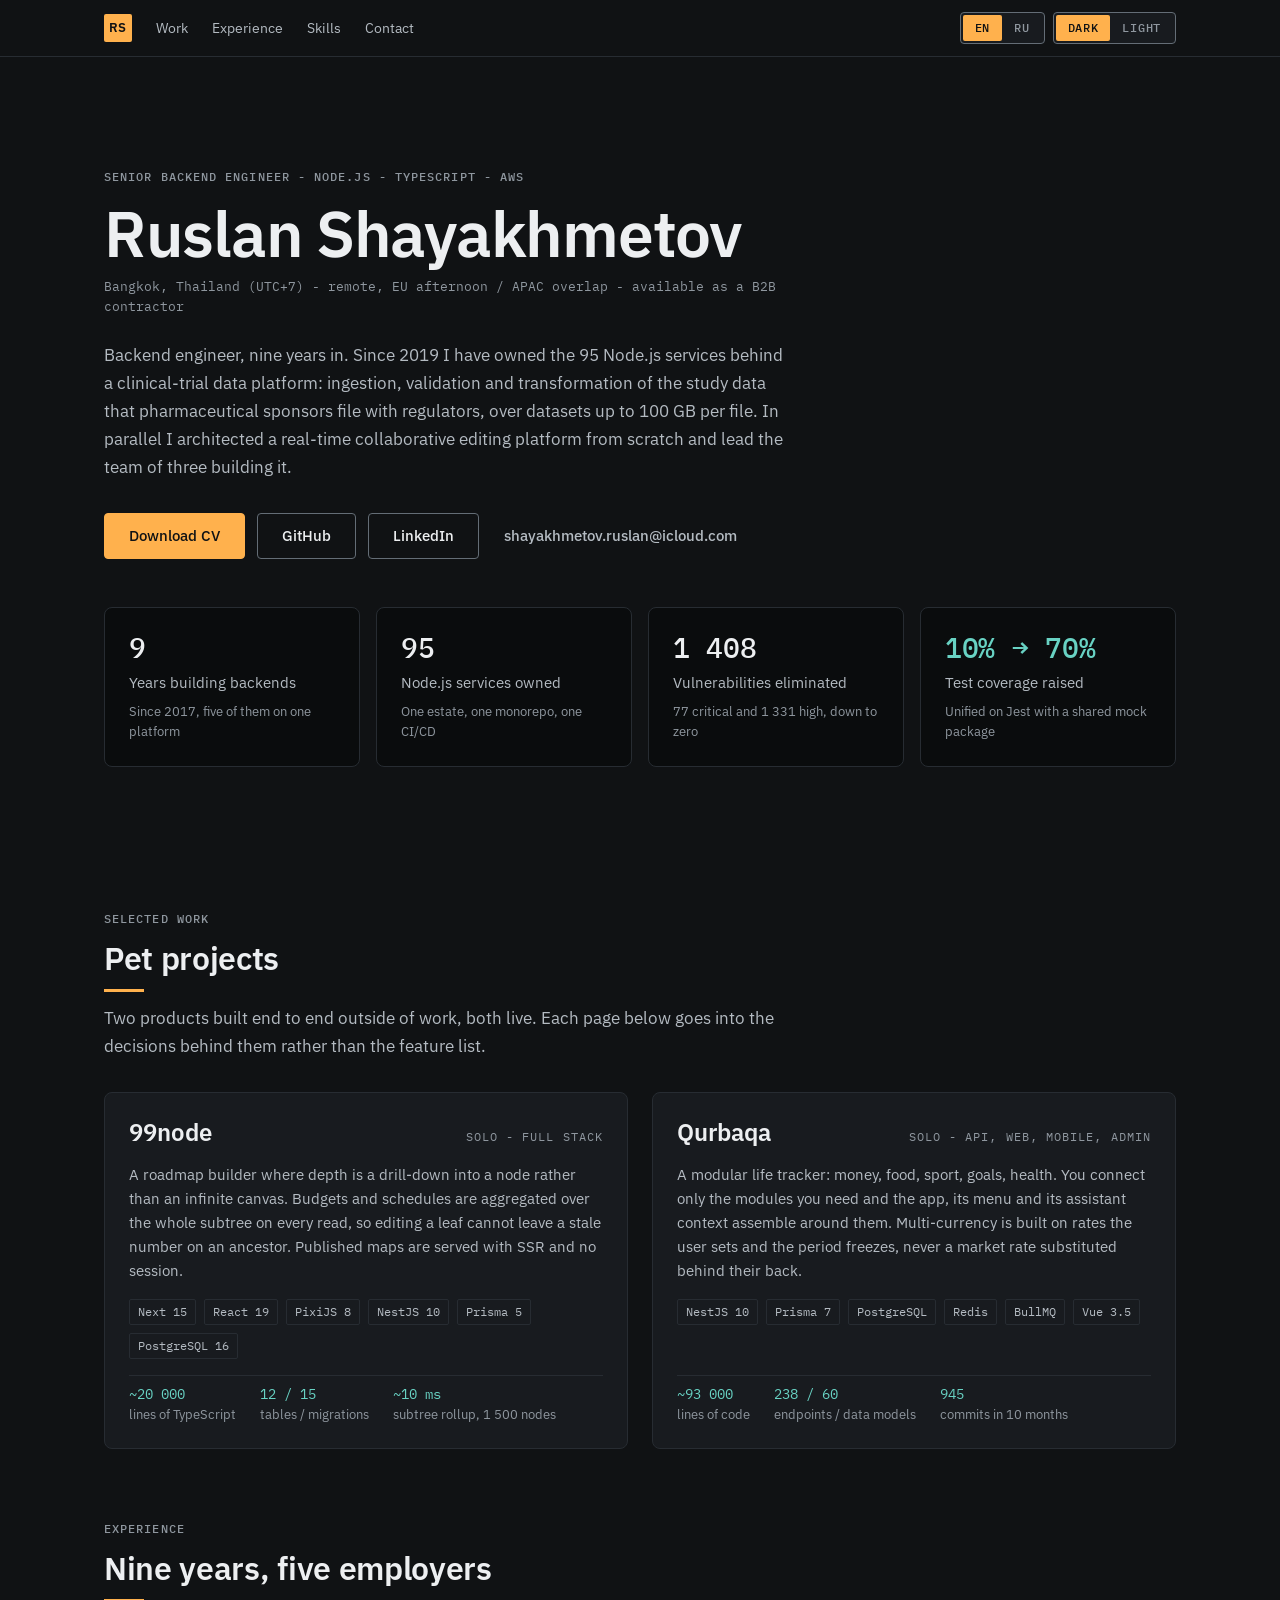
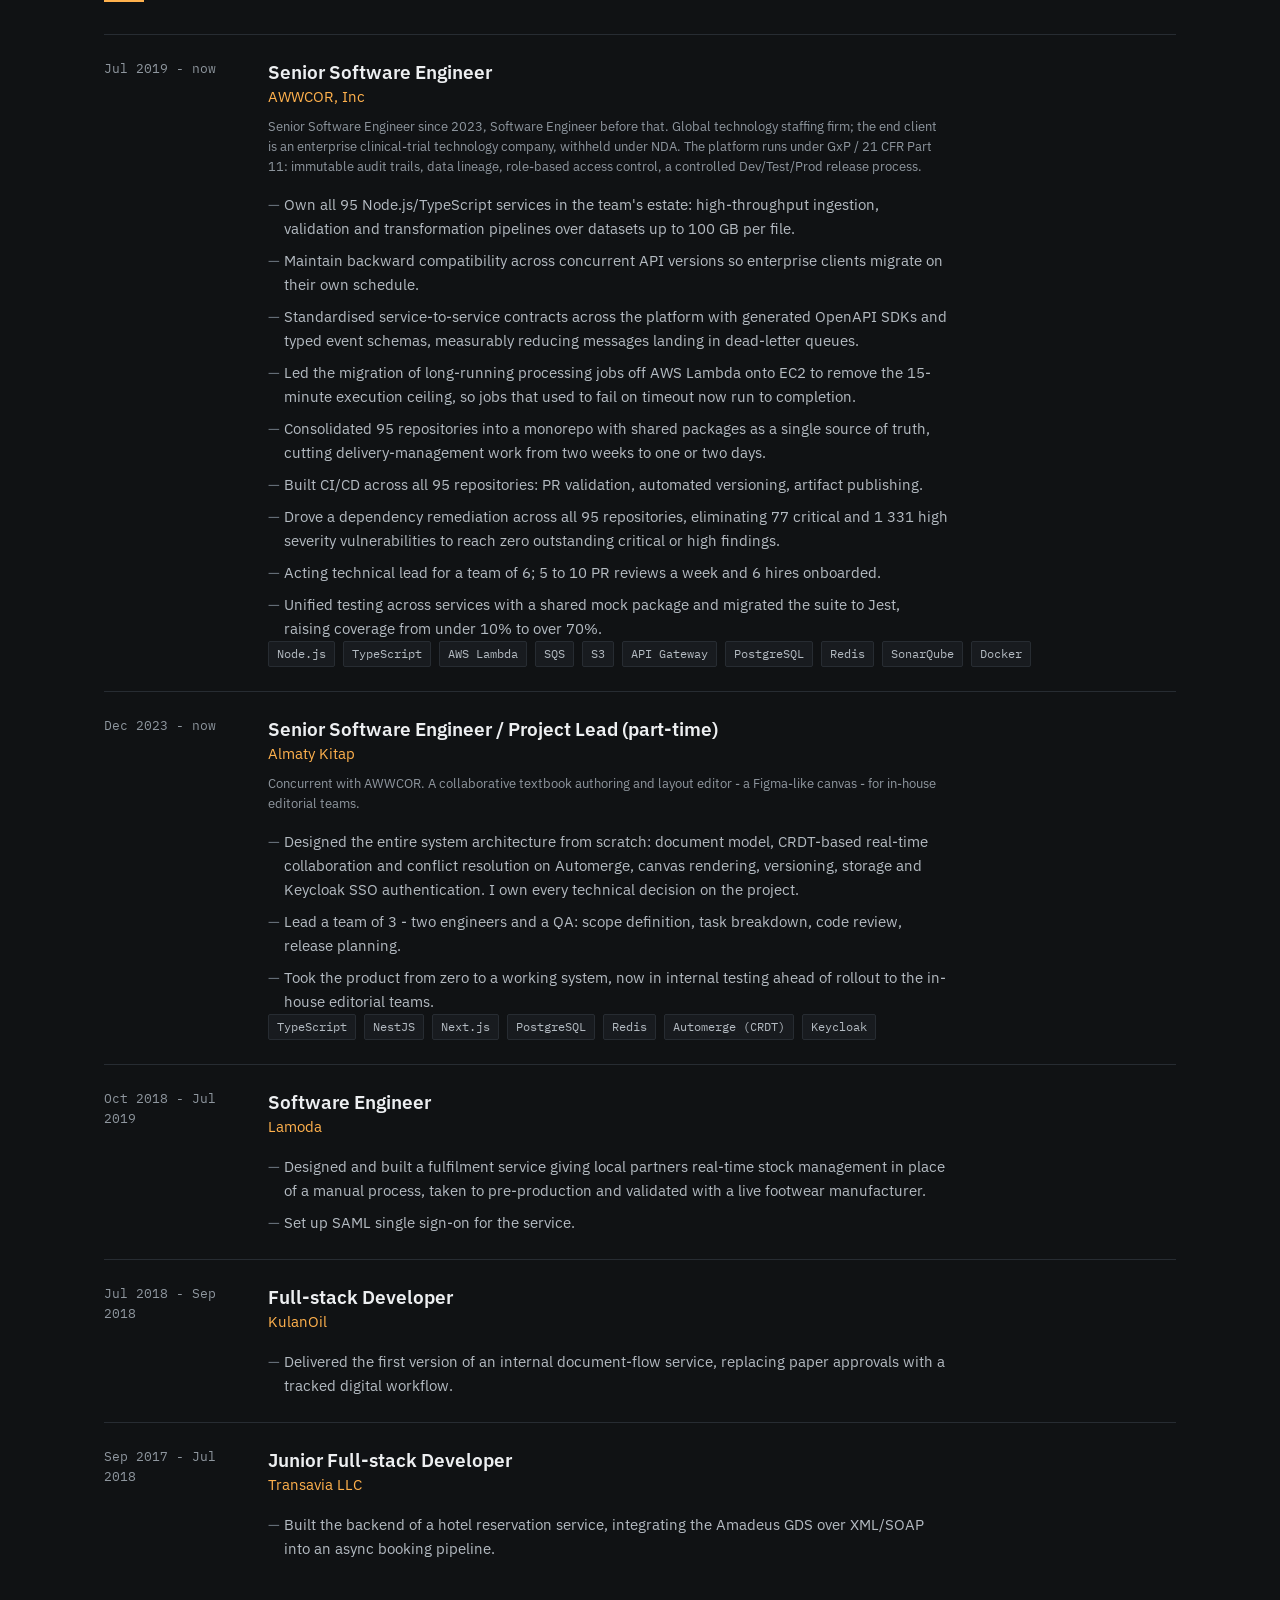
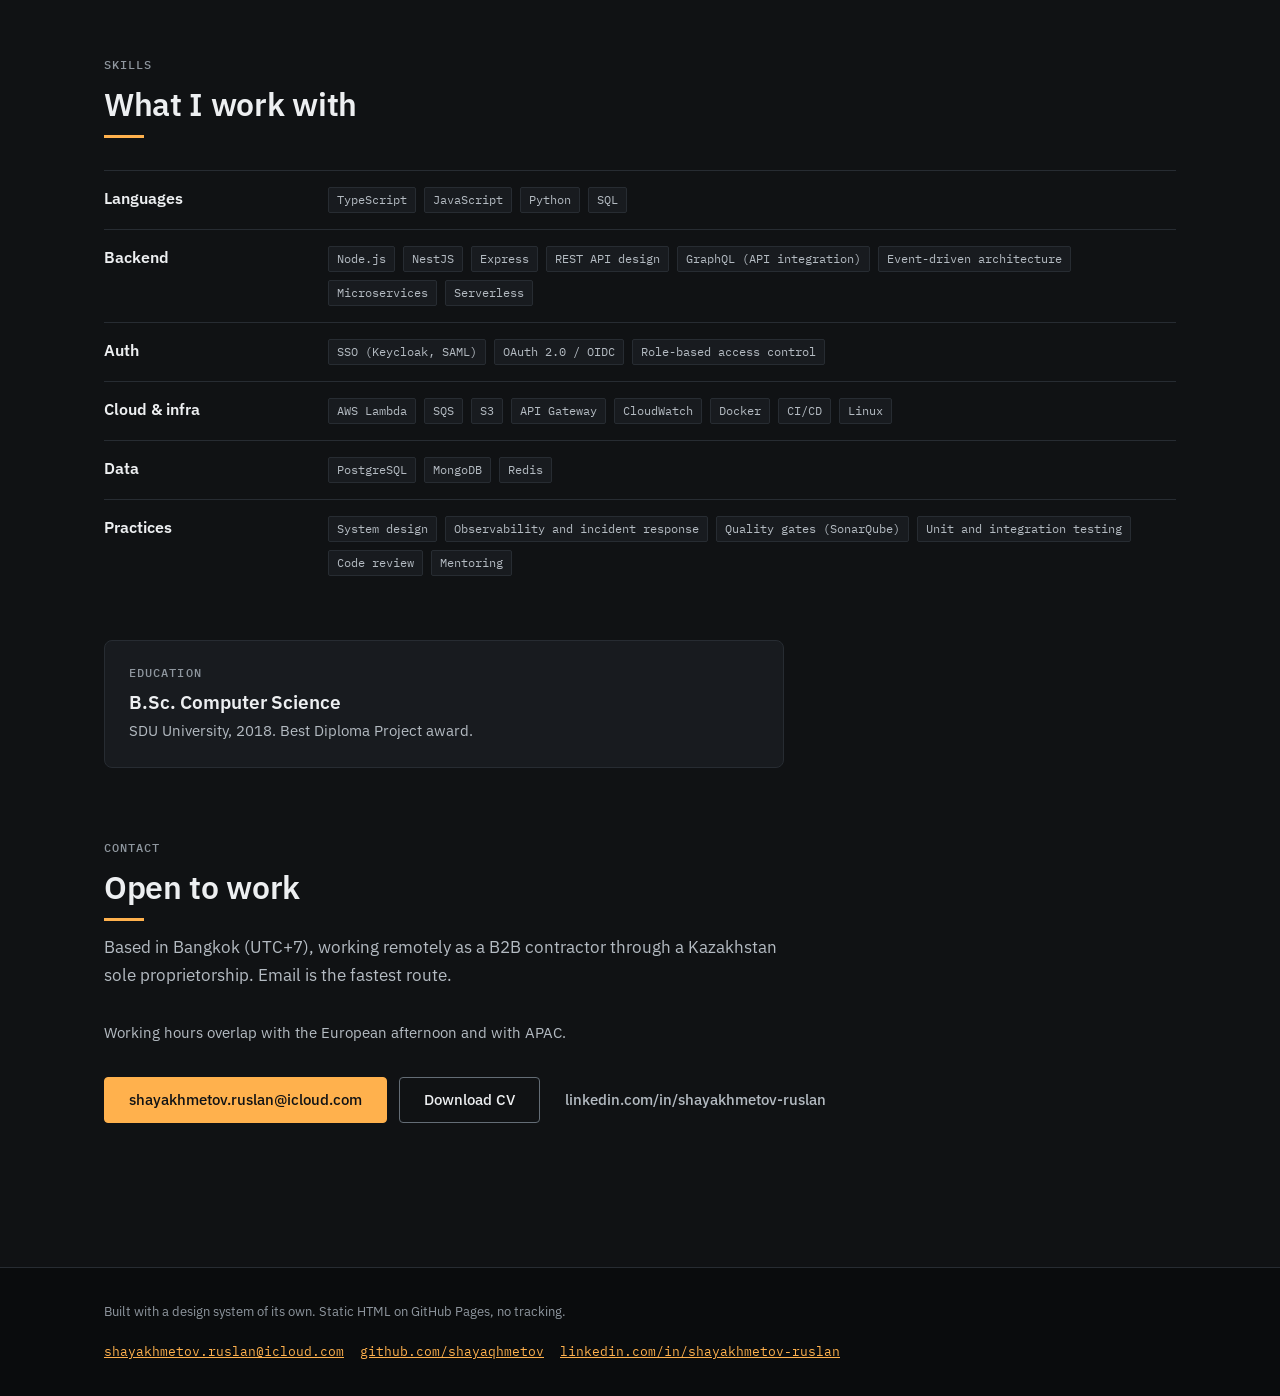
<file: index.html>
<!DOCTYPE html>
<html lang="en" data-theme="dark">
<head>
<meta charset="utf-8">
<meta name="viewport" content="width=device-width, initial-scale=1">
<title>Ruslan Shayakhmetov - Senior Backend Engineer</title>
<meta name="description" content="Backend engineer, nine years in. Owner of 95 Node.js services behind a clinical-trial data platform. Node.js, TypeScript, AWS. Based in Bangkok, available as a B2B contractor.">
<meta name="color-scheme" content="dark light">
<meta property="og:type" content="profile">
<meta property="og:title" content="Ruslan Shayakhmetov - Senior Backend Engineer">
<meta property="og:description" content="Backend engineer, nine years in. Owner of 95 Node.js services behind a clinical-trial data platform. Node.js, TypeScript, AWS. Based in Bangkok, available as a B2B contractor.">
<meta name="twitter:card" content="summary">
<link rel="canonical" href="https://shayaqhmetov.github.io/"><link rel="alternate" hreflang="en" href="https://shayaqhmetov.github.io/"><link rel="alternate" hreflang="ru" href="https://shayaqhmetov.github.io/ru/"><link rel="alternate" hreflang="x-default" href="https://shayaqhmetov.github.io/"><link rel="icon" href="assets/favicon.svg" type="image/svg+xml">
<link rel="preconnect" href="https://fonts.googleapis.com">
<link rel="preconnect" href="https://fonts.gstatic.com" crossorigin>
<link rel="stylesheet" href="https://fonts.googleapis.com/css2?family=IBM+Plex+Mono:wght@400;500&family=IBM+Plex+Sans:wght@400;500;600&display=swap">
<link rel="stylesheet" href="assets/css/tokens.css?v=47c324ee3d">
<link rel="stylesheet" href="assets/css/components.css?v=1ca13588a6">
<link rel="stylesheet" href="assets/css/site.css?v=358a15085b">
<script>(function(){try{var t=localStorage.getItem('rs-theme');if(t==='light'||t==='dark'){document.documentElement.setAttribute('data-theme',t);}}catch(err){}})();</script>
<script type="application/ld+json">{"@context": "https://schema.org", "@type": "Person", "name": "Ruslan Shayakhmetov", "alternateName": "Ruslan Shayakhmetov", "jobTitle": "Senior Backend Engineer", "email": "mailto:shayakhmetov.ruslan@icloud.com", "url": "https://shayaqhmetov.github.io/", "sameAs": ["https://github.com/shayaqhmetov", "https://www.linkedin.com/in/shayakhmetov-ruslan/"], "address": {"@type": "PostalAddress", "addressLocality": "Bangkok", "addressCountry": "TH"}, "knowsAbout": ["Node.js", "TypeScript", "AWS", "PostgreSQL", "NestJS", "Distributed systems"]}</script>
</head>
<body>
<a class="skip-link" href="#main">Skip to content</a>
<header class="site-header"><div class="page-shell site-header__inner"><a class="wordmark" href="./" aria-label="Ruslan Shayakhmetov">RS</a><nav class="site-nav" aria-label="Work"><a href="#work">Work</a><a href="#experience">Experience</a><a href="#skills">Skills</a><a href="#contact">Contact</a></nav><div class="site-tools"><div class="rs-seg" role="group" aria-label="Language"><span class="rs-seg__btn" aria-current="page">EN</span><a class="rs-seg__btn" href="ru/" hreflang="ru">RU</a></div><div class="rs-seg" role="group" aria-label="Theme" id="theme-switch"><button class="rs-seg__btn" type="button" data-theme-set="dark" aria-pressed="true">Dark</button><button class="rs-seg__btn" type="button" data-theme-set="light" aria-pressed="false">Light</button></div></div></div></header>
<main id="main">
<section class="hero"><div class="page-shell"><p class="hero__role mono-label">Senior Backend Engineer - Node.js - TypeScript - AWS</p><h1 class="hero__name">Ruslan Shayakhmetov</h1><p class="hero__location">Bangkok, Thailand (UTC+7) - remote, EU afternoon / APAC overlap - available as a B2B contractor</p><p class="hero__lede">Backend engineer, nine years in. Since 2019 I have owned the 95 Node.js services behind a clinical-trial data platform: ingestion, validation and transformation of the study data that pharmaceutical sponsors file with regulators, over datasets up to 100 GB per file. In parallel I architected a real-time collaborative editing platform from scratch and lead the team of three building it.</p><div class="hero__actions"><a class="rs-btn rs-btn--primary" href="cv/Ruslan-Shayakhmetov-CV.pdf" download>Download CV</a><a class="rs-btn rs-btn--secondary" href="https://github.com/shayaqhmetov" rel="noreferrer">GitHub</a><a class="rs-btn rs-btn--secondary" href="https://www.linkedin.com/in/shayakhmetov-ruslan/" rel="noreferrer">LinkedIn</a><a class="rs-btn rs-btn--ghost" href="mailto:shayakhmetov.ruslan@icloud.com">shayakhmetov.ruslan@icloud.com</a></div><div class="hero__stats"><div class="rs-stat-grid"><div class="rs-stat"><div class="rs-stat__value">9</div><div class="rs-stat__label">Years building backends</div><div class="rs-stat__note">Since 2017, five of them on one platform</div></div><div class="rs-stat"><div class="rs-stat__value">95</div><div class="rs-stat__label">Node.js services owned</div><div class="rs-stat__note">One estate, one monorepo, one CI/CD</div></div><div class="rs-stat"><div class="rs-stat__value">1 408</div><div class="rs-stat__label">Vulnerabilities eliminated</div><div class="rs-stat__note">77 critical and 1 331 high, down to zero</div></div><div class="rs-stat rs-stat--measured"><div class="rs-stat__value">10% → 70%</div><div class="rs-stat__label">Test coverage raised</div><div class="rs-stat__note">Unified on Jest with a shared mock package</div></div></div></div></div></section><section class="section" id="work"><div class="page-shell"><header class="rs-section-head"><div class="rs-section-head__eyebrow">Selected work</div><h2 class="rs-section-head__title">Pet projects</h2><div class="rs-section-head__rule" aria-hidden="true"></div><p class="rs-section-head__lede">Two products built end to end outside of work, both live. Each page below goes into the decisions behind them rather than the feature list.</p></header><div class="card-grid"><a class="rs-card" href="projects/99node.html"><div class="rs-card__head"><h3 class="rs-card__title">99node</h3><span class="rs-card__role">Solo - full stack</span></div><p class="rs-card__lede">A roadmap builder where depth is a drill-down into a node rather than an infinite canvas. Budgets and schedules are aggregated over the whole subtree on every read, so editing a leaf cannot leave a stale number on an ancestor. Published maps are served with SSR and no session.</p><div class="rs-tag-row"><span class="rs-tag">Next 15</span><span class="rs-tag">React 19</span><span class="rs-tag">PixiJS 8</span><span class="rs-tag">NestJS 10</span><span class="rs-tag">Prisma 5</span><span class="rs-tag">PostgreSQL 16</span></div><div class="rs-card__figures"><div class="rs-card__figure"><span class="rs-card__figure-value">~20 000</span><span class="rs-card__figure-label">lines of TypeScript</span></div><div class="rs-card__figure"><span class="rs-card__figure-value">12 / 15</span><span class="rs-card__figure-label">tables / migrations</span></div><div class="rs-card__figure"><span class="rs-card__figure-value">~10 ms</span><span class="rs-card__figure-label">subtree rollup, 1 500 nodes</span></div></div></a><a class="rs-card" href="projects/qurbaqa.html"><div class="rs-card__head"><h3 class="rs-card__title">Qurbaqa</h3><span class="rs-card__role">Solo - api, web, mobile, admin</span></div><p class="rs-card__lede">A modular life tracker: money, food, sport, goals, health. You connect only the modules you need and the app, its menu and its assistant context assemble around them. Multi-currency is built on rates the user sets and the period freezes, never a market rate substituted behind their back.</p><div class="rs-tag-row"><span class="rs-tag">NestJS 10</span><span class="rs-tag">Prisma 7</span><span class="rs-tag">PostgreSQL</span><span class="rs-tag">Redis</span><span class="rs-tag">BullMQ</span><span class="rs-tag">Vue 3.5</span></div><div class="rs-card__figures"><div class="rs-card__figure"><span class="rs-card__figure-value">~93 000</span><span class="rs-card__figure-label">lines of code</span></div><div class="rs-card__figure"><span class="rs-card__figure-value">238 / 60</span><span class="rs-card__figure-label">endpoints / data models</span></div><div class="rs-card__figure"><span class="rs-card__figure-value">945</span><span class="rs-card__figure-label">commits in 10 months</span></div></div></a></div></div></section><section class="section" id="experience"><div class="page-shell"><header class="rs-section-head"><div class="rs-section-head__eyebrow">Experience</div><h2 class="rs-section-head__title">Nine years, five employers</h2><div class="rs-section-head__rule" aria-hidden="true"></div></header><article class="rs-entry"><div class="rs-entry__period">Jul 2019 - now</div><div><h3 class="rs-entry__title">Senior Software Engineer</h3><div class="rs-entry__org">AWWCOR, Inc</div><p class="rs-entry__context">Senior Software Engineer since 2023, Software Engineer before that. Global technology staffing firm; the end client is an enterprise clinical-trial technology company, withheld under NDA. The platform runs under GxP / 21 CFR Part 11: immutable audit trails, data lineage, role-based access control, a controlled Dev/Test/Prod release process.</p><ul class="rs-entry__points"><li>Own all 95 Node.js/TypeScript services in the team&#x27;s estate: high-throughput ingestion, validation and transformation pipelines over datasets up to 100 GB per file.</li><li>Maintain backward compatibility across concurrent API versions so enterprise clients migrate on their own schedule.</li><li>Standardised service-to-service contracts across the platform with generated OpenAPI SDKs and typed event schemas, measurably reducing messages landing in dead-letter queues.</li><li>Led the migration of long-running processing jobs off AWS Lambda onto EC2 to remove the 15-minute execution ceiling, so jobs that used to fail on timeout now run to completion.</li><li>Consolidated 95 repositories into a monorepo with shared packages as a single source of truth, cutting delivery-management work from two weeks to one or two days.</li><li>Built CI/CD across all 95 repositories: PR validation, automated versioning, artifact publishing.</li><li>Drove a dependency remediation across all 95 repositories, eliminating 77 critical and 1 331 high severity vulnerabilities to reach zero outstanding critical or high findings.</li><li>Acting technical lead for a team of 6; 5 to 10 PR reviews a week and 6 hires onboarded.</li><li>Unified testing across services with a shared mock package and migrated the suite to Jest, raising coverage from under 10% to over 70%.</li></ul><div class="rs-tag-row"><span class="rs-tag">Node.js</span><span class="rs-tag">TypeScript</span><span class="rs-tag">AWS Lambda</span><span class="rs-tag">SQS</span><span class="rs-tag">S3</span><span class="rs-tag">API Gateway</span><span class="rs-tag">PostgreSQL</span><span class="rs-tag">Redis</span><span class="rs-tag">SonarQube</span><span class="rs-tag">Docker</span></div></div></article><article class="rs-entry"><div class="rs-entry__period">Dec 2023 - now</div><div><h3 class="rs-entry__title">Senior Software Engineer / Project Lead (part-time)</h3><div class="rs-entry__org">Almaty Kitap</div><p class="rs-entry__context">Concurrent with AWWCOR. A collaborative textbook authoring and layout editor - a Figma-like canvas - for in-house editorial teams.</p><ul class="rs-entry__points"><li>Designed the entire system architecture from scratch: document model, CRDT-based real-time collaboration and conflict resolution on Automerge, canvas rendering, versioning, storage and Keycloak SSO authentication. I own every technical decision on the project.</li><li>Lead a team of 3 - two engineers and a QA: scope definition, task breakdown, code review, release planning.</li><li>Took the product from zero to a working system, now in internal testing ahead of rollout to the in-house editorial teams.</li></ul><div class="rs-tag-row"><span class="rs-tag">TypeScript</span><span class="rs-tag">NestJS</span><span class="rs-tag">Next.js</span><span class="rs-tag">PostgreSQL</span><span class="rs-tag">Redis</span><span class="rs-tag">Automerge (CRDT)</span><span class="rs-tag">Keycloak</span></div></div></article><article class="rs-entry"><div class="rs-entry__period">Oct 2018 - Jul 2019</div><div><h3 class="rs-entry__title">Software Engineer</h3><div class="rs-entry__org">Lamoda</div><ul class="rs-entry__points"><li>Designed and built a fulfilment service giving local partners real-time stock management in place of a manual process, taken to pre-production and validated with a live footwear manufacturer.</li><li>Set up SAML single sign-on for the service.</li></ul></div></article><article class="rs-entry"><div class="rs-entry__period">Jul 2018 - Sep 2018</div><div><h3 class="rs-entry__title">Full-stack Developer</h3><div class="rs-entry__org">KulanOil</div><ul class="rs-entry__points"><li>Delivered the first version of an internal document-flow service, replacing paper approvals with a tracked digital workflow.</li></ul></div></article><article class="rs-entry"><div class="rs-entry__period">Sep 2017 - Jul 2018</div><div><h3 class="rs-entry__title">Junior Full-stack Developer</h3><div class="rs-entry__org">Transavia LLC</div><ul class="rs-entry__points"><li>Built the backend of a hotel reservation service, integrating the Amadeus GDS over XML/SOAP into an async booking pipeline.</li></ul></div></article></div></section><section class="section" id="skills"><div class="page-shell"><header class="rs-section-head"><div class="rs-section-head__eyebrow">Skills</div><h2 class="rs-section-head__title">What I work with</h2><div class="rs-section-head__rule" aria-hidden="true"></div></header><dl class="skills"><div class="skills__row"><dt class="heading-s">Languages</dt><dd><div class="rs-tag-row"><span class="rs-tag">TypeScript</span><span class="rs-tag">JavaScript</span><span class="rs-tag">Python</span><span class="rs-tag">SQL</span></div></dd></div><div class="skills__row"><dt class="heading-s">Backend</dt><dd><div class="rs-tag-row"><span class="rs-tag">Node.js</span><span class="rs-tag">NestJS</span><span class="rs-tag">Express</span><span class="rs-tag">REST API design</span><span class="rs-tag">GraphQL (API integration)</span><span class="rs-tag">Event-driven architecture</span><span class="rs-tag">Microservices</span><span class="rs-tag">Serverless</span></div></dd></div><div class="skills__row"><dt class="heading-s">Auth</dt><dd><div class="rs-tag-row"><span class="rs-tag">SSO (Keycloak, SAML)</span><span class="rs-tag">OAuth 2.0 / OIDC</span><span class="rs-tag">Role-based access control</span></div></dd></div><div class="skills__row"><dt class="heading-s">Cloud &amp; infra</dt><dd><div class="rs-tag-row"><span class="rs-tag">AWS Lambda</span><span class="rs-tag">SQS</span><span class="rs-tag">S3</span><span class="rs-tag">API Gateway</span><span class="rs-tag">CloudWatch</span><span class="rs-tag">Docker</span><span class="rs-tag">CI/CD</span><span class="rs-tag">Linux</span></div></dd></div><div class="skills__row"><dt class="heading-s">Data</dt><dd><div class="rs-tag-row"><span class="rs-tag">PostgreSQL</span><span class="rs-tag">MongoDB</span><span class="rs-tag">Redis</span></div></dd></div><div class="skills__row"><dt class="heading-s">Practices</dt><dd><div class="rs-tag-row"><span class="rs-tag">System design</span><span class="rs-tag">Observability and incident response</span><span class="rs-tag">Quality gates (SonarQube)</span><span class="rs-tag">Unit and integration testing</span><span class="rs-tag">Code review</span><span class="rs-tag">Mentoring</span></div></dd></div></dl><div class="education"><p class="mono-label">Education</p><p class="education__title heading-m">B.Sc. Computer Science</p><p class="education__line">SDU University, 2018. Best Diploma Project award.</p></div></div></section><section class="section" id="contact"><div class="page-shell"><header class="rs-section-head"><div class="rs-section-head__eyebrow">Contact</div><h2 class="rs-section-head__title">Open to work</h2><div class="rs-section-head__rule" aria-hidden="true"></div><p class="rs-section-head__lede">Based in Bangkok (UTC+7), working remotely as a B2B contractor through a Kazakhstan sole proprietorship. Email is the fastest route.</p></header><p class="contact__availability">Working hours overlap with the European afternoon and with APAC.</p><div class="hero__actions"><a class="rs-btn rs-btn--primary" href="mailto:shayakhmetov.ruslan@icloud.com">shayakhmetov.ruslan@icloud.com</a><a class="rs-btn rs-btn--secondary" href="cv/Ruslan-Shayakhmetov-CV.pdf" download>Download CV</a><a class="rs-btn rs-btn--ghost" href="https://www.linkedin.com/in/shayakhmetov-ruslan/" rel="noreferrer">linkedin.com/in/shayakhmetov-ruslan</a></div></div></section></main>
<footer class="site-footer"><div class="page-shell site-footer__inner"><p class="site-footer__note">Built with a design system of its own. Static HTML on GitHub Pages, no tracking.</p><p class="site-footer__links"><a href="mailto:shayakhmetov.ruslan@icloud.com">shayakhmetov.ruslan@icloud.com</a><a href="https://github.com/shayaqhmetov" rel="me noreferrer">github.com/shayaqhmetov</a><a href="https://www.linkedin.com/in/shayakhmetov-ruslan/" rel="me noreferrer">linkedin.com/in/shayakhmetov-ruslan</a></p></div></footer>
<script src="assets/js/site.js?v=bae23a0586" defer></script>
</body>
</html>
</file>
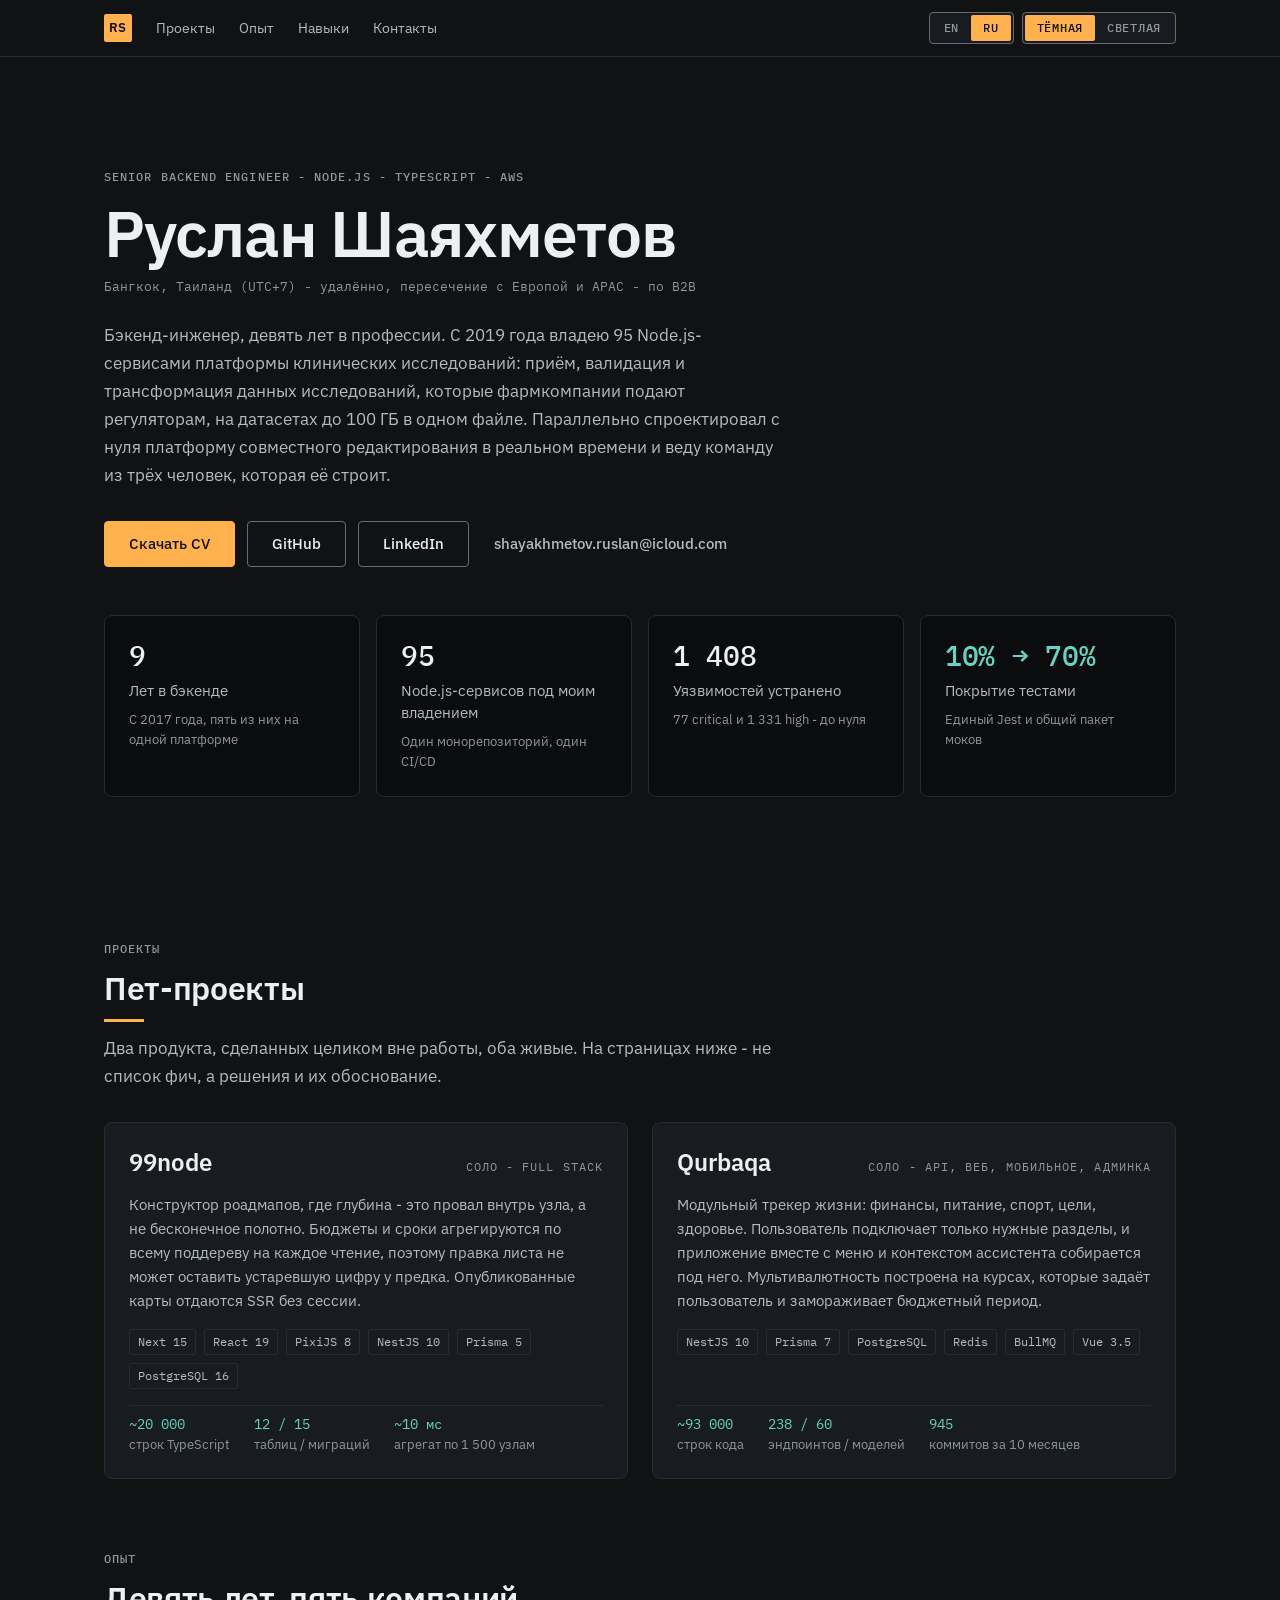
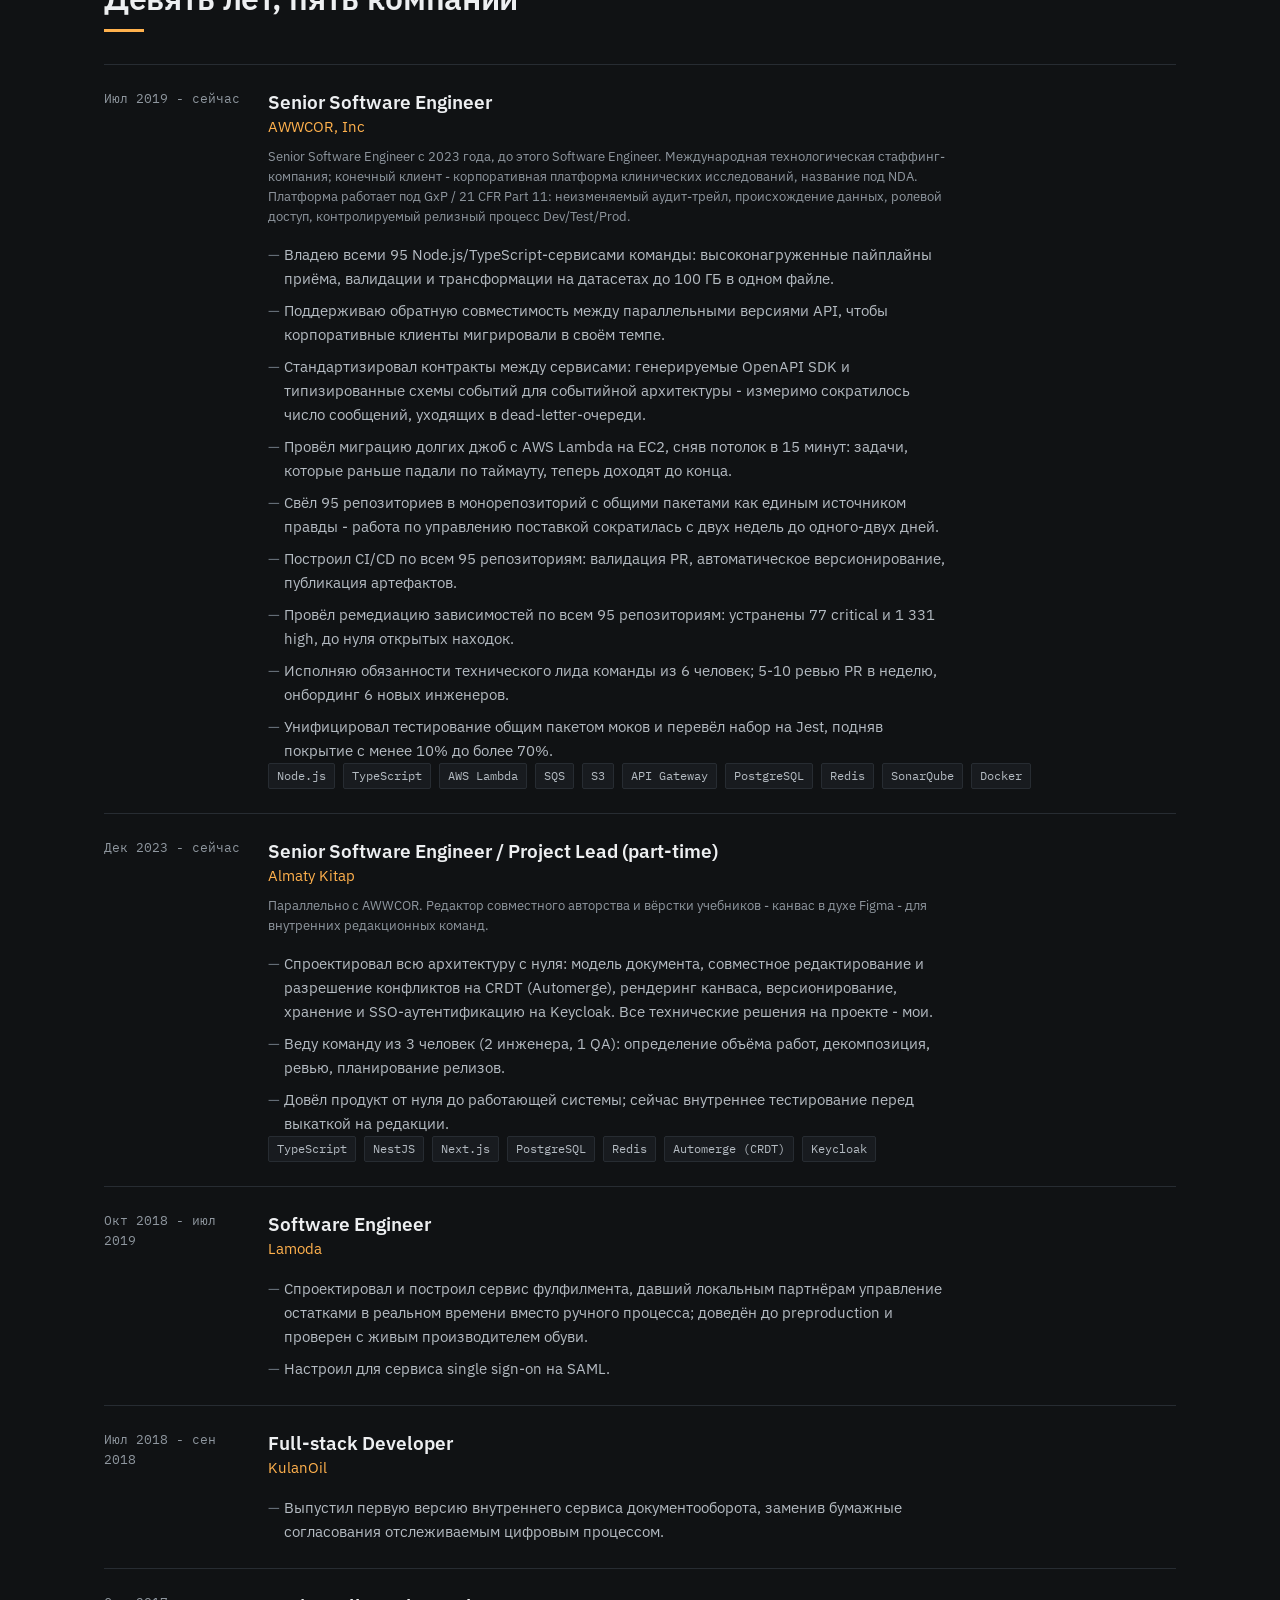
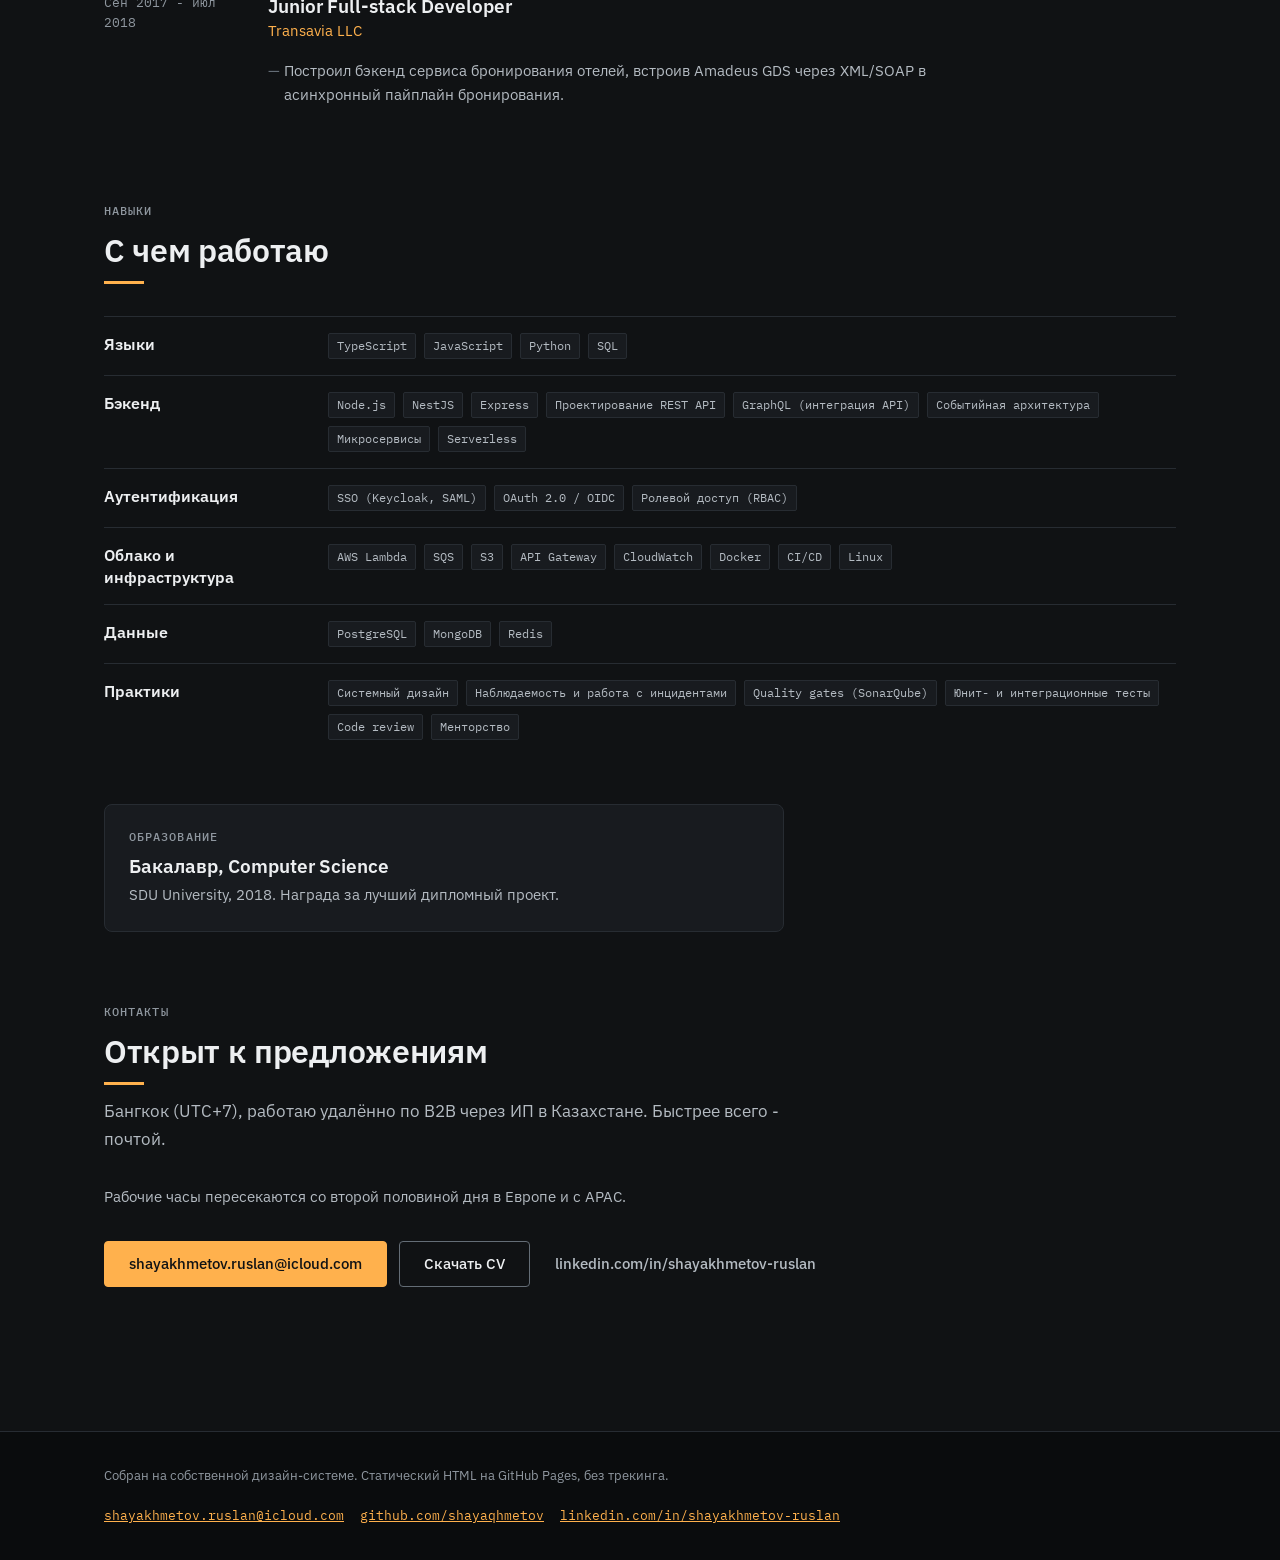
<file: ru/index.html>
<!DOCTYPE html>
<html lang="ru" data-theme="dark">
<head>
<meta charset="utf-8">
<meta name="viewport" content="width=device-width, initial-scale=1">
<title>Руслан Шаяхметов - Senior Backend Engineer</title>
<meta name="description" content="Бэкенд-инженер, 9 лет опыта. Владею 95 Node.js-сервисами платформы клинических исследований. Node.js, TypeScript, AWS. Бангкок, работа удалённо по B2B.">
<meta name="color-scheme" content="dark light">
<meta property="og:type" content="profile">
<meta property="og:title" content="Руслан Шаяхметов - Senior Backend Engineer">
<meta property="og:description" content="Бэкенд-инженер, 9 лет опыта. Владею 95 Node.js-сервисами платформы клинических исследований. Node.js, TypeScript, AWS. Бангкок, работа удалённо по B2B.">
<meta name="twitter:card" content="summary">
<link rel="canonical" href="https://shayaqhmetov.github.io/ru/"><link rel="alternate" hreflang="ru" href="https://shayaqhmetov.github.io/ru/"><link rel="alternate" hreflang="en" href="https://shayaqhmetov.github.io/"><link rel="alternate" hreflang="x-default" href="https://shayaqhmetov.github.io/"><link rel="icon" href="../assets/favicon.svg" type="image/svg+xml">
<link rel="preconnect" href="https://fonts.googleapis.com">
<link rel="preconnect" href="https://fonts.gstatic.com" crossorigin>
<link rel="stylesheet" href="https://fonts.googleapis.com/css2?family=IBM+Plex+Mono:wght@400;500&family=IBM+Plex+Sans:wght@400;500;600&display=swap">
<link rel="stylesheet" href="../assets/css/tokens.css?v=47c324ee3d">
<link rel="stylesheet" href="../assets/css/components.css?v=1ca13588a6">
<link rel="stylesheet" href="../assets/css/site.css?v=358a15085b">
<script>(function(){try{var t=localStorage.getItem('rs-theme');if(t==='light'||t==='dark'){document.documentElement.setAttribute('data-theme',t);}}catch(err){}})();</script>
<script type="application/ld+json">{"@context": "https://schema.org", "@type": "Person", "name": "Руслан Шаяхметов", "alternateName": "Ruslan Shayakhmetov", "jobTitle": "Senior Backend Engineer", "email": "mailto:shayakhmetov.ruslan@icloud.com", "url": "https://shayaqhmetov.github.io/", "sameAs": ["https://github.com/shayaqhmetov", "https://www.linkedin.com/in/shayakhmetov-ruslan/"], "address": {"@type": "PostalAddress", "addressLocality": "Bangkok", "addressCountry": "TH"}, "knowsAbout": ["Node.js", "TypeScript", "AWS", "PostgreSQL", "NestJS", "Distributed systems"]}</script>
</head>
<body>
<a class="skip-link" href="#main">К содержимому</a>
<header class="site-header"><div class="page-shell site-header__inner"><a class="wordmark" href="./" aria-label="Руслан Шаяхметов">RS</a><nav class="site-nav" aria-label="Проекты"><a href="#work">Проекты</a><a href="#experience">Опыт</a><a href="#skills">Навыки</a><a href="#contact">Контакты</a></nav><div class="site-tools"><div class="rs-seg" role="group" aria-label="Язык"><a class="rs-seg__btn" href="../" hreflang="en">EN</a><span class="rs-seg__btn" aria-current="page">RU</span></div><div class="rs-seg" role="group" aria-label="Тема" id="theme-switch"><button class="rs-seg__btn" type="button" data-theme-set="dark" aria-pressed="true">Тёмная</button><button class="rs-seg__btn" type="button" data-theme-set="light" aria-pressed="false">Светлая</button></div></div></div></header>
<main id="main">
<section class="hero"><div class="page-shell"><p class="hero__role mono-label">Senior Backend Engineer - Node.js - TypeScript - AWS</p><h1 class="hero__name">Руслан Шаяхметов</h1><p class="hero__location">Бангкок, Таиланд (UTC+7) - удалённо, пересечение с Европой и APAC - по B2B</p><p class="hero__lede">Бэкенд-инженер, девять лет в профессии. С 2019 года владею 95 Node.js-сервисами платформы клинических исследований: приём, валидация и трансформация данных исследований, которые фармкомпании подают регуляторам, на датасетах до 100 ГБ в одном файле. Параллельно спроектировал с нуля платформу совместного редактирования в реальном времени и веду команду из трёх человек, которая её строит.</p><div class="hero__actions"><a class="rs-btn rs-btn--primary" href="../cv/Ruslan-Shayakhmetov-CV.pdf" download>Скачать CV</a><a class="rs-btn rs-btn--secondary" href="https://github.com/shayaqhmetov" rel="noreferrer">GitHub</a><a class="rs-btn rs-btn--secondary" href="https://www.linkedin.com/in/shayakhmetov-ruslan/" rel="noreferrer">LinkedIn</a><a class="rs-btn rs-btn--ghost" href="mailto:shayakhmetov.ruslan@icloud.com">shayakhmetov.ruslan@icloud.com</a></div><div class="hero__stats"><div class="rs-stat-grid"><div class="rs-stat"><div class="rs-stat__value">9</div><div class="rs-stat__label">Лет в бэкенде</div><div class="rs-stat__note">С 2017 года, пять из них на одной платформе</div></div><div class="rs-stat"><div class="rs-stat__value">95</div><div class="rs-stat__label">Node.js-сервисов под моим владением</div><div class="rs-stat__note">Один монорепозиторий, один CI/CD</div></div><div class="rs-stat"><div class="rs-stat__value">1 408</div><div class="rs-stat__label">Уязвимостей устранено</div><div class="rs-stat__note">77 critical и 1 331 high - до нуля</div></div><div class="rs-stat rs-stat--measured"><div class="rs-stat__value">10% → 70%</div><div class="rs-stat__label">Покрытие тестами</div><div class="rs-stat__note">Единый Jest и общий пакет моков</div></div></div></div></div></section><section class="section" id="work"><div class="page-shell"><header class="rs-section-head"><div class="rs-section-head__eyebrow">Проекты</div><h2 class="rs-section-head__title">Пет-проекты</h2><div class="rs-section-head__rule" aria-hidden="true"></div><p class="rs-section-head__lede">Два продукта, сделанных целиком вне работы, оба живые. На страницах ниже - не список фич, а решения и их обоснование.</p></header><div class="card-grid"><a class="rs-card" href="projects/99node.html"><div class="rs-card__head"><h3 class="rs-card__title">99node</h3><span class="rs-card__role">Соло - full stack</span></div><p class="rs-card__lede">Конструктор роадмапов, где глубина - это провал внутрь узла, а не бесконечное полотно. Бюджеты и сроки агрегируются по всему поддереву на каждое чтение, поэтому правка листа не может оставить устаревшую цифру у предка. Опубликованные карты отдаются SSR без сессии.</p><div class="rs-tag-row"><span class="rs-tag">Next 15</span><span class="rs-tag">React 19</span><span class="rs-tag">PixiJS 8</span><span class="rs-tag">NestJS 10</span><span class="rs-tag">Prisma 5</span><span class="rs-tag">PostgreSQL 16</span></div><div class="rs-card__figures"><div class="rs-card__figure"><span class="rs-card__figure-value">~20 000</span><span class="rs-card__figure-label">строк TypeScript</span></div><div class="rs-card__figure"><span class="rs-card__figure-value">12 / 15</span><span class="rs-card__figure-label">таблиц / миграций</span></div><div class="rs-card__figure"><span class="rs-card__figure-value">~10 мс</span><span class="rs-card__figure-label">агрегат по 1 500 узлам</span></div></div></a><a class="rs-card" href="projects/qurbaqa.html"><div class="rs-card__head"><h3 class="rs-card__title">Qurbaqa</h3><span class="rs-card__role">Соло - api, веб, мобильное, админка</span></div><p class="rs-card__lede">Модульный трекер жизни: финансы, питание, спорт, цели, здоровье. Пользователь подключает только нужные разделы, и приложение вместе с меню и контекстом ассистента собирается под него. Мультивалютность построена на курсах, которые задаёт пользователь и замораживает бюджетный период.</p><div class="rs-tag-row"><span class="rs-tag">NestJS 10</span><span class="rs-tag">Prisma 7</span><span class="rs-tag">PostgreSQL</span><span class="rs-tag">Redis</span><span class="rs-tag">BullMQ</span><span class="rs-tag">Vue 3.5</span></div><div class="rs-card__figures"><div class="rs-card__figure"><span class="rs-card__figure-value">~93 000</span><span class="rs-card__figure-label">строк кода</span></div><div class="rs-card__figure"><span class="rs-card__figure-value">238 / 60</span><span class="rs-card__figure-label">эндпоинтов / моделей</span></div><div class="rs-card__figure"><span class="rs-card__figure-value">945</span><span class="rs-card__figure-label">коммитов за 10 месяцев</span></div></div></a></div></div></section><section class="section" id="experience"><div class="page-shell"><header class="rs-section-head"><div class="rs-section-head__eyebrow">Опыт</div><h2 class="rs-section-head__title">Девять лет, пять компаний</h2><div class="rs-section-head__rule" aria-hidden="true"></div></header><article class="rs-entry"><div class="rs-entry__period">Июл 2019 - сейчас</div><div><h3 class="rs-entry__title">Senior Software Engineer</h3><div class="rs-entry__org">AWWCOR, Inc</div><p class="rs-entry__context">Senior Software Engineer с 2023 года, до этого Software Engineer. Международная технологическая стаффинг-компания; конечный клиент - корпоративная платформа клинических исследований, название под NDA. Платформа работает под GxP / 21 CFR Part 11: неизменяемый аудит-трейл, происхождение данных, ролевой доступ, контролируемый релизный процесс Dev/Test/Prod.</p><ul class="rs-entry__points"><li>Владею всеми 95 Node.js/TypeScript-сервисами команды: высоконагруженные пайплайны приёма, валидации и трансформации на датасетах до 100 ГБ в одном файле.</li><li>Поддерживаю обратную совместимость между параллельными версиями API, чтобы корпоративные клиенты мигрировали в своём темпе.</li><li>Стандартизировал контракты между сервисами: генерируемые OpenAPI SDK и типизированные схемы событий для событийной архитектуры - измеримо сократилось число сообщений, уходящих в dead-letter-очереди.</li><li>Провёл миграцию долгих джоб с AWS Lambda на EC2, сняв потолок в 15 минут: задачи, которые раньше падали по таймауту, теперь доходят до конца.</li><li>Свёл 95 репозиториев в монорепозиторий с общими пакетами как единым источником правды - работа по управлению поставкой сократилась с двух недель до одного-двух дней.</li><li>Построил CI/CD по всем 95 репозиториям: валидация PR, автоматическое версионирование, публикация артефактов.</li><li>Провёл ремедиацию зависимостей по всем 95 репозиториям: устранены 77 critical и 1 331 high, до нуля открытых находок.</li><li>Исполняю обязанности технического лида команды из 6 человек; 5-10 ревью PR в неделю, онбординг 6 новых инженеров.</li><li>Унифицировал тестирование общим пакетом моков и перевёл набор на Jest, подняв покрытие с менее 10% до более 70%.</li></ul><div class="rs-tag-row"><span class="rs-tag">Node.js</span><span class="rs-tag">TypeScript</span><span class="rs-tag">AWS Lambda</span><span class="rs-tag">SQS</span><span class="rs-tag">S3</span><span class="rs-tag">API Gateway</span><span class="rs-tag">PostgreSQL</span><span class="rs-tag">Redis</span><span class="rs-tag">SonarQube</span><span class="rs-tag">Docker</span></div></div></article><article class="rs-entry"><div class="rs-entry__period">Дек 2023 - сейчас</div><div><h3 class="rs-entry__title">Senior Software Engineer / Project Lead (part-time)</h3><div class="rs-entry__org">Almaty Kitap</div><p class="rs-entry__context">Параллельно с AWWCOR. Редактор совместного авторства и вёрстки учебников - канвас в духе Figma - для внутренних редакционных команд.</p><ul class="rs-entry__points"><li>Спроектировал всю архитектуру с нуля: модель документа, совместное редактирование и разрешение конфликтов на CRDT (Automerge), рендеринг канваса, версионирование, хранение и SSO-аутентификацию на Keycloak. Все технические решения на проекте - мои.</li><li>Веду команду из 3 человек (2 инженера, 1 QA): определение объёма работ, декомпозиция, ревью, планирование релизов.</li><li>Довёл продукт от нуля до работающей системы; сейчас внутреннее тестирование перед выкаткой на редакции.</li></ul><div class="rs-tag-row"><span class="rs-tag">TypeScript</span><span class="rs-tag">NestJS</span><span class="rs-tag">Next.js</span><span class="rs-tag">PostgreSQL</span><span class="rs-tag">Redis</span><span class="rs-tag">Automerge (CRDT)</span><span class="rs-tag">Keycloak</span></div></div></article><article class="rs-entry"><div class="rs-entry__period">Окт 2018 - июл 2019</div><div><h3 class="rs-entry__title">Software Engineer</h3><div class="rs-entry__org">Lamoda</div><ul class="rs-entry__points"><li>Спроектировал и построил сервис фулфилмента, давший локальным партнёрам управление остатками в реальном времени вместо ручного процесса; доведён до preproduction и проверен с живым производителем обуви.</li><li>Настроил для сервиса single sign-on на SAML.</li></ul></div></article><article class="rs-entry"><div class="rs-entry__period">Июл 2018 - сен 2018</div><div><h3 class="rs-entry__title">Full-stack Developer</h3><div class="rs-entry__org">KulanOil</div><ul class="rs-entry__points"><li>Выпустил первую версию внутреннего сервиса документооборота, заменив бумажные согласования отслеживаемым цифровым процессом.</li></ul></div></article><article class="rs-entry"><div class="rs-entry__period">Сен 2017 - июл 2018</div><div><h3 class="rs-entry__title">Junior Full-stack Developer</h3><div class="rs-entry__org">Transavia LLC</div><ul class="rs-entry__points"><li>Построил бэкенд сервиса бронирования отелей, встроив Amadeus GDS через XML/SOAP в асинхронный пайплайн бронирования.</li></ul></div></article></div></section><section class="section" id="skills"><div class="page-shell"><header class="rs-section-head"><div class="rs-section-head__eyebrow">Навыки</div><h2 class="rs-section-head__title">С чем работаю</h2><div class="rs-section-head__rule" aria-hidden="true"></div></header><dl class="skills"><div class="skills__row"><dt class="heading-s">Языки</dt><dd><div class="rs-tag-row"><span class="rs-tag">TypeScript</span><span class="rs-tag">JavaScript</span><span class="rs-tag">Python</span><span class="rs-tag">SQL</span></div></dd></div><div class="skills__row"><dt class="heading-s">Бэкенд</dt><dd><div class="rs-tag-row"><span class="rs-tag">Node.js</span><span class="rs-tag">NestJS</span><span class="rs-tag">Express</span><span class="rs-tag">Проектирование REST API</span><span class="rs-tag">GraphQL (интеграция API)</span><span class="rs-tag">Событийная архитектура</span><span class="rs-tag">Микросервисы</span><span class="rs-tag">Serverless</span></div></dd></div><div class="skills__row"><dt class="heading-s">Аутентификация</dt><dd><div class="rs-tag-row"><span class="rs-tag">SSO (Keycloak, SAML)</span><span class="rs-tag">OAuth 2.0 / OIDC</span><span class="rs-tag">Ролевой доступ (RBAC)</span></div></dd></div><div class="skills__row"><dt class="heading-s">Облако и инфраструктура</dt><dd><div class="rs-tag-row"><span class="rs-tag">AWS Lambda</span><span class="rs-tag">SQS</span><span class="rs-tag">S3</span><span class="rs-tag">API Gateway</span><span class="rs-tag">CloudWatch</span><span class="rs-tag">Docker</span><span class="rs-tag">CI/CD</span><span class="rs-tag">Linux</span></div></dd></div><div class="skills__row"><dt class="heading-s">Данные</dt><dd><div class="rs-tag-row"><span class="rs-tag">PostgreSQL</span><span class="rs-tag">MongoDB</span><span class="rs-tag">Redis</span></div></dd></div><div class="skills__row"><dt class="heading-s">Практики</dt><dd><div class="rs-tag-row"><span class="rs-tag">Системный дизайн</span><span class="rs-tag">Наблюдаемость и работа с инцидентами</span><span class="rs-tag">Quality gates (SonarQube)</span><span class="rs-tag">Юнит- и интеграционные тесты</span><span class="rs-tag">Code review</span><span class="rs-tag">Менторство</span></div></dd></div></dl><div class="education"><p class="mono-label">Образование</p><p class="education__title heading-m">Бакалавр, Computer Science</p><p class="education__line">SDU University, 2018. Награда за лучший дипломный проект.</p></div></div></section><section class="section" id="contact"><div class="page-shell"><header class="rs-section-head"><div class="rs-section-head__eyebrow">Контакты</div><h2 class="rs-section-head__title">Открыт к предложениям</h2><div class="rs-section-head__rule" aria-hidden="true"></div><p class="rs-section-head__lede">Бангкок (UTC+7), работаю удалённо по B2B через ИП в Казахстане. Быстрее всего - почтой.</p></header><p class="contact__availability">Рабочие часы пересекаются со второй половиной дня в Европе и с APAC.</p><div class="hero__actions"><a class="rs-btn rs-btn--primary" href="mailto:shayakhmetov.ruslan@icloud.com">shayakhmetov.ruslan@icloud.com</a><a class="rs-btn rs-btn--secondary" href="../cv/Ruslan-Shayakhmetov-CV.pdf" download>Скачать CV</a><a class="rs-btn rs-btn--ghost" href="https://www.linkedin.com/in/shayakhmetov-ruslan/" rel="noreferrer">linkedin.com/in/shayakhmetov-ruslan</a></div></div></section></main>
<footer class="site-footer"><div class="page-shell site-footer__inner"><p class="site-footer__note">Собран на собственной дизайн-системе. Статический HTML на GitHub Pages, без трекинга.</p><p class="site-footer__links"><a href="mailto:shayakhmetov.ruslan@icloud.com">shayakhmetov.ruslan@icloud.com</a><a href="https://github.com/shayaqhmetov" rel="me noreferrer">github.com/shayaqhmetov</a><a href="https://www.linkedin.com/in/shayakhmetov-ruslan/" rel="me noreferrer">linkedin.com/in/shayakhmetov-ruslan</a></p></div></footer>
<script src="../assets/js/site.js?v=bae23a0586" defer></script>
</body>
</html>
</file>
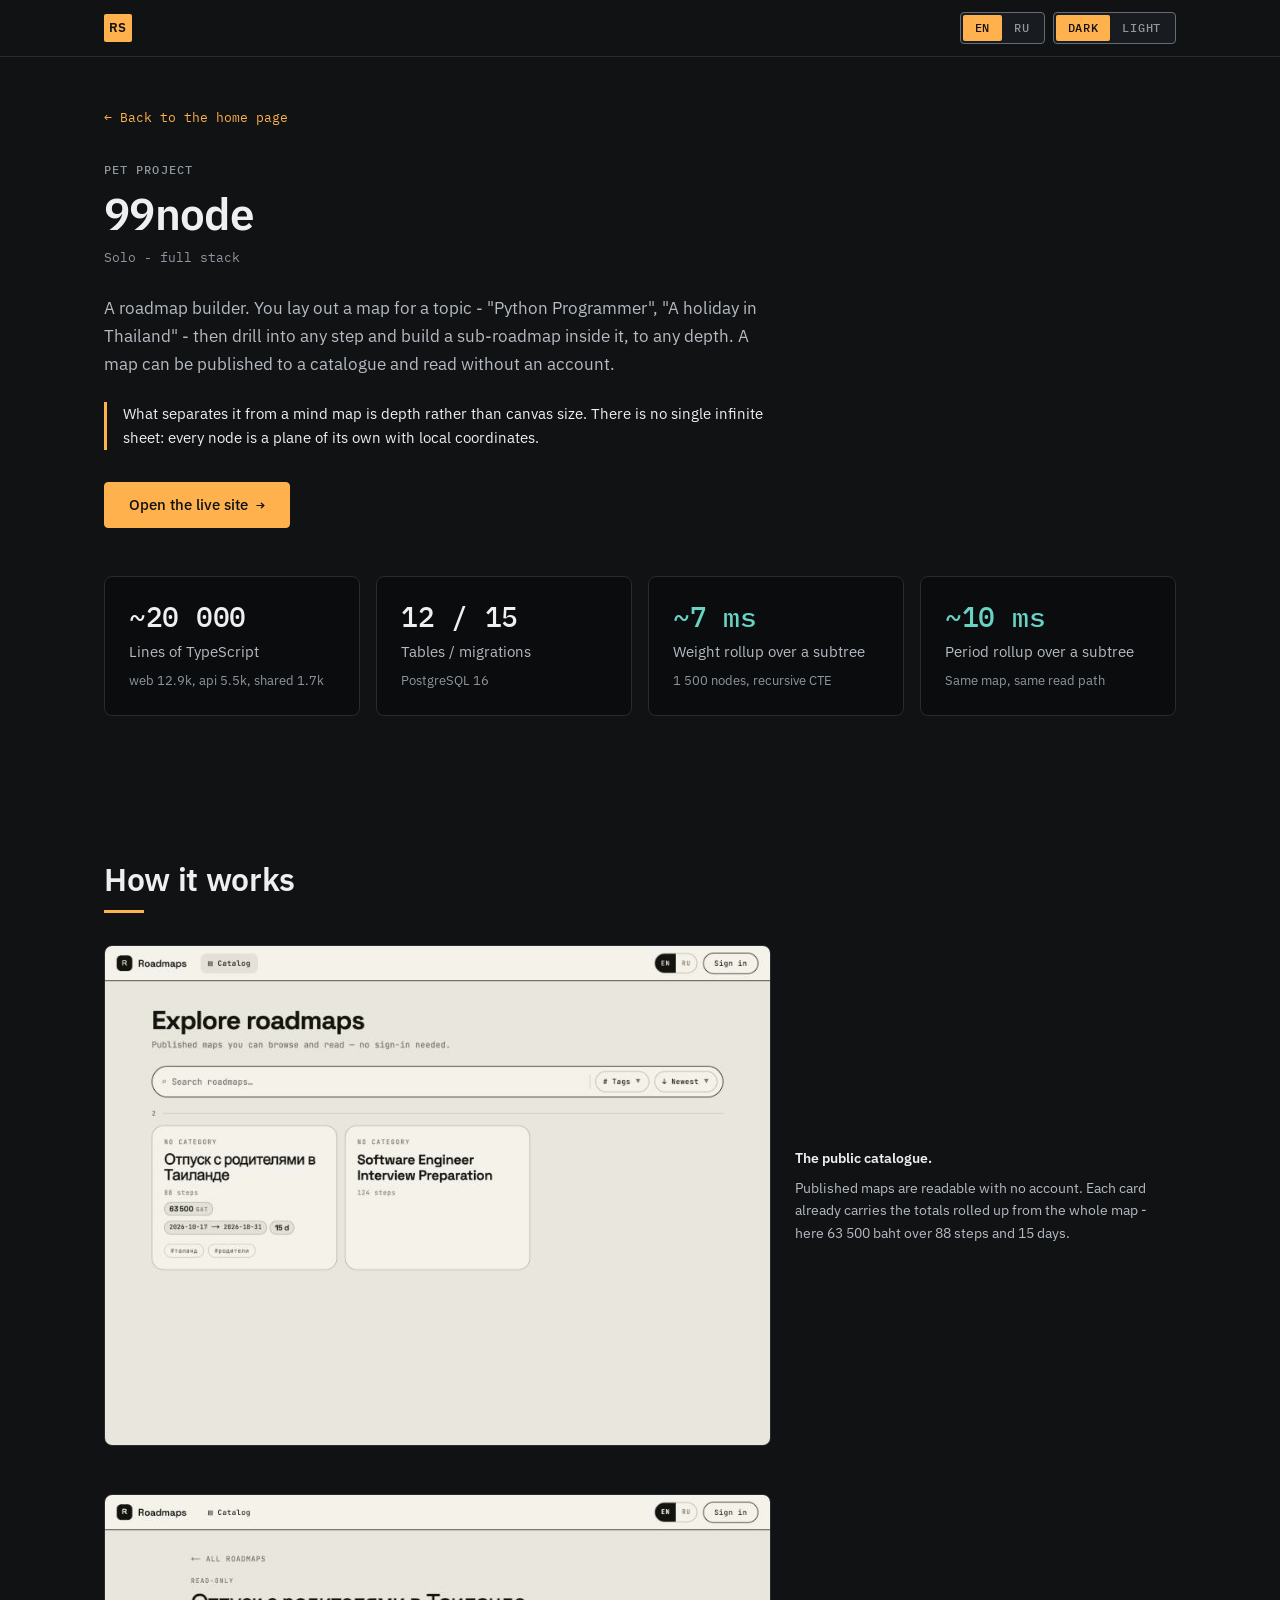
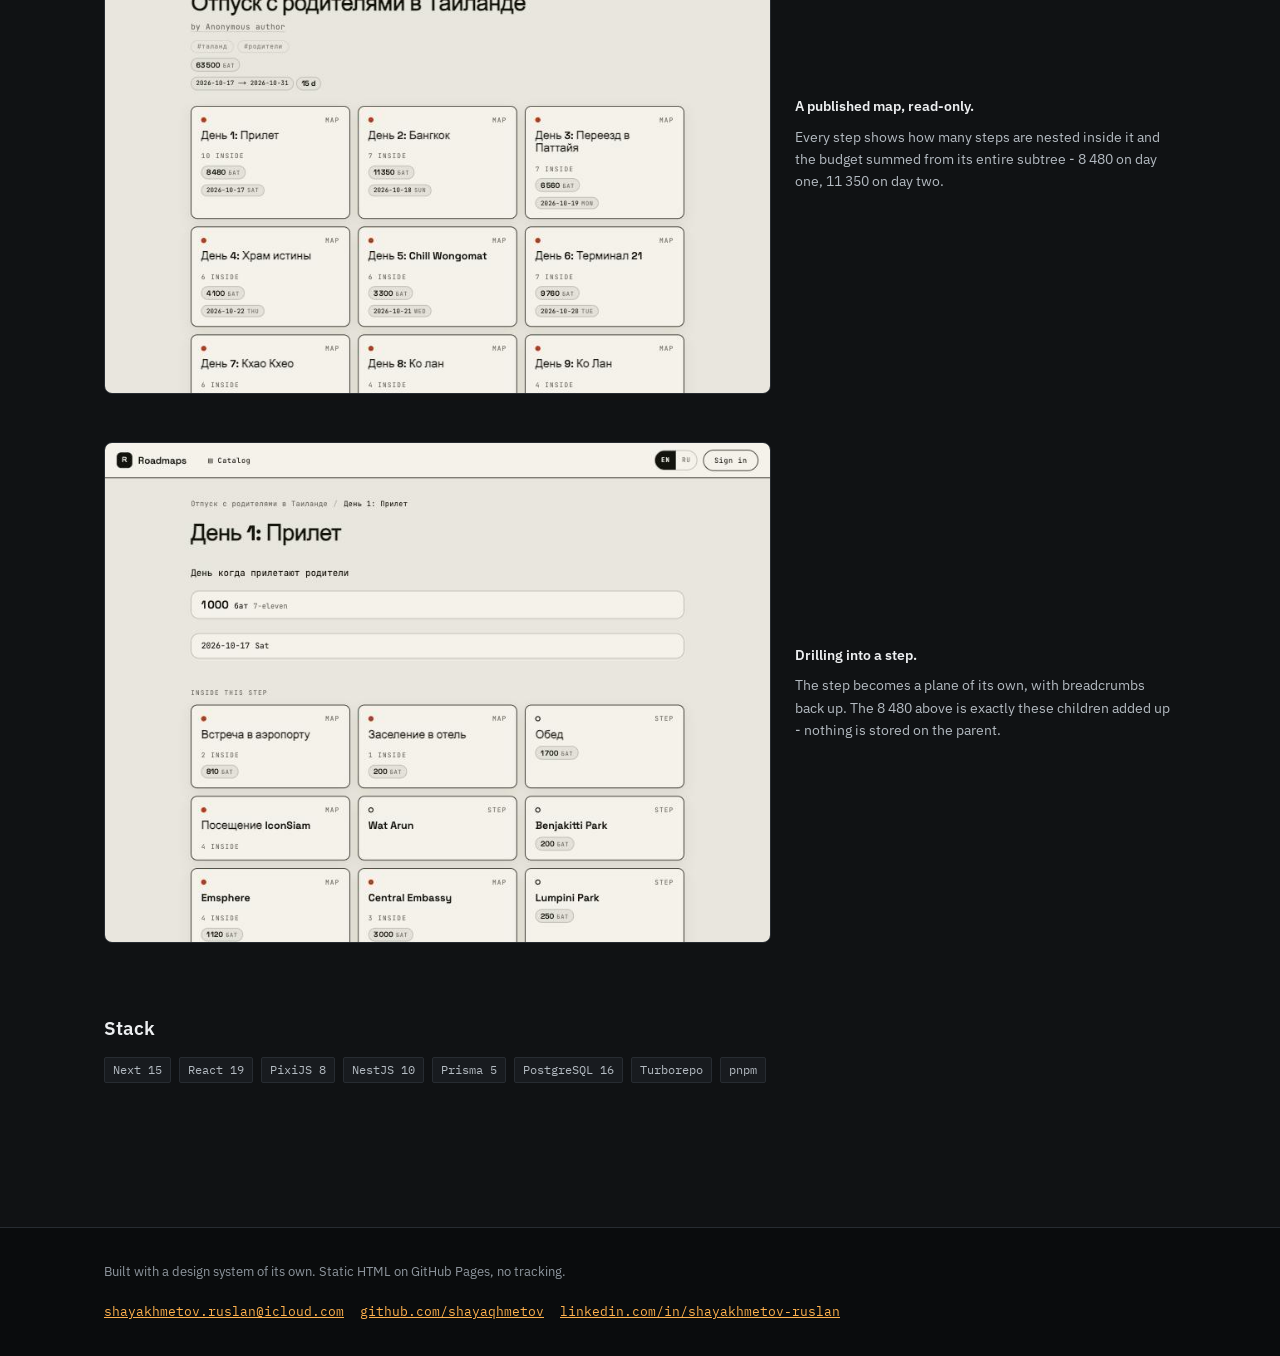
<file: projects/99node.html>
<!DOCTYPE html>
<html lang="en" data-theme="dark">
<head>
<meta charset="utf-8">
<meta name="viewport" content="width=device-width, initial-scale=1">
<title>99node - Ruslan Shayakhmetov</title>
<meta name="description" content="A roadmap builder. You lay out a map for a topic - &quot;Python Programmer&quot;, &quot;A holiday in Thailand&quot; - then drill into any step and build a sub-roadmap inside it, to any depth. A map ca">
<meta name="color-scheme" content="dark light">
<meta property="og:type" content="profile">
<meta property="og:title" content="99node - Ruslan Shayakhmetov">
<meta property="og:description" content="A roadmap builder. You lay out a map for a topic - &quot;Python Programmer&quot;, &quot;A holiday in Thailand&quot; - then drill into any step and build a sub-roadmap inside it, to any depth. A map ca">
<meta name="twitter:card" content="summary">
<link rel="canonical" href="https://shayaqhmetov.github.io/projects/99node.html"><link rel="alternate" hreflang="en" href="https://shayaqhmetov.github.io/projects/99node.html"><link rel="alternate" hreflang="ru" href="https://shayaqhmetov.github.io/ru/projects/99node.html"><link rel="alternate" hreflang="x-default" href="https://shayaqhmetov.github.io/projects/99node.html"><link rel="icon" href="../assets/favicon.svg" type="image/svg+xml">
<link rel="preconnect" href="https://fonts.googleapis.com">
<link rel="preconnect" href="https://fonts.gstatic.com" crossorigin>
<link rel="stylesheet" href="https://fonts.googleapis.com/css2?family=IBM+Plex+Mono:wght@400;500&family=IBM+Plex+Sans:wght@400;500;600&display=swap">
<link rel="stylesheet" href="../assets/css/tokens.css?v=47c324ee3d">
<link rel="stylesheet" href="../assets/css/components.css?v=1ca13588a6">
<link rel="stylesheet" href="../assets/css/site.css?v=358a15085b">
<script>(function(){try{var t=localStorage.getItem('rs-theme');if(t==='light'||t==='dark'){document.documentElement.setAttribute('data-theme',t);}}catch(err){}})();</script>
<script type="application/ld+json">{"@context": "https://schema.org", "@type": "Person", "name": "Ruslan Shayakhmetov", "alternateName": "Ruslan Shayakhmetov", "jobTitle": "Senior Backend Engineer", "email": "mailto:shayakhmetov.ruslan@icloud.com", "url": "https://shayaqhmetov.github.io/", "sameAs": ["https://github.com/shayaqhmetov", "https://www.linkedin.com/in/shayakhmetov-ruslan/"], "address": {"@type": "PostalAddress", "addressLocality": "Bangkok", "addressCountry": "TH"}, "knowsAbout": ["Node.js", "TypeScript", "AWS", "PostgreSQL", "NestJS", "Distributed systems"]}</script>
</head>
<body>
<a class="skip-link" href="#main">Skip to content</a>
<header class="site-header"><div class="page-shell site-header__inner"><a class="wordmark" href="../" aria-label="Ruslan Shayakhmetov">RS</a><div class="site-tools"><div class="rs-seg" role="group" aria-label="Language"><span class="rs-seg__btn" aria-current="page">EN</span><a class="rs-seg__btn" href="../ru/projects/99node.html" hreflang="ru">RU</a></div><div class="rs-seg" role="group" aria-label="Theme" id="theme-switch"><button class="rs-seg__btn" type="button" data-theme-set="dark" aria-pressed="true">Dark</button><button class="rs-seg__btn" type="button" data-theme-set="light" aria-pressed="false">Light</button></div></div></div></header>
<main id="main">
<section class="project-hero"><div class="page-shell"><a class="back-link" href="../">&#8592; Back to the home page</a><p class="mono-label project-hero__eyebrow">Pet project</p><h1 class="project-hero__title">99node</h1><p class="project-hero__role">Solo - full stack</p><p class="project-hero__lede">A roadmap builder. You lay out a map for a topic - &quot;Python Programmer&quot;, &quot;A holiday in Thailand&quot; - then drill into any step and build a sub-roadmap inside it, to any depth. A map can be published to a catalogue and read without an account.</p><p class="project-hero__diff">What separates it from a mind map is depth rather than canvas size. There is no single infinite sheet: every node is a plane of its own with local coordinates.</p><div class="hero__actions"><a class="rs-btn rs-btn--primary" href="https://99node.6baqa.com/" rel="noreferrer">Open the live site <span class="rs-btn__arrow" aria-hidden="true">&#8594;</span></a></div><div class="hero__stats"><div class="rs-stat-grid"><div class="rs-stat"><div class="rs-stat__value">~20 000</div><div class="rs-stat__label">Lines of TypeScript</div><div class="rs-stat__note">web 12.9k, api 5.5k, shared 1.7k</div></div><div class="rs-stat"><div class="rs-stat__value">12 / 15</div><div class="rs-stat__label">Tables / migrations</div><div class="rs-stat__note">PostgreSQL 16</div></div><div class="rs-stat rs-stat--measured"><div class="rs-stat__value">~7 ms</div><div class="rs-stat__label">Weight rollup over a subtree</div><div class="rs-stat__note">1 500 nodes, recursive CTE</div></div><div class="rs-stat rs-stat--measured"><div class="rs-stat__value">~10 ms</div><div class="rs-stat__label">Period rollup over a subtree</div><div class="rs-stat__note">Same map, same read path</div></div></div></div></div></section><section class="section"><div class="page-shell"><header class="rs-section-head"><h2 class="rs-section-head__title">How it works</h2><div class="rs-section-head__rule" aria-hidden="true"></div></header><div class="shots"><figure class="shot"><img class="shot__img" src="../assets/img/99node/catalog.en.jpg" alt="The public catalogue of published roadmaps, with search, tag filter and sort." width="800" height="600" loading="lazy" decoding="async"><figcaption class="shot__cap"><span class="shot__h">The public catalogue.</span> Published maps are readable with no account. Each card already carries the totals rolled up from the whole map - here 63 500 baht over 88 steps and 15 days.</figcaption></figure><figure class="shot"><img class="shot__img" src="../assets/img/99node/map.en.jpg" alt="A published roadmap: a grid of day cards, each with its own budget and date." width="800" height="600" loading="lazy" decoding="async"><figcaption class="shot__cap"><span class="shot__h">A published map, read-only.</span> Every step shows how many steps are nested inside it and the budget summed from its entire subtree - 8 480 on day one, 11 350 on day two.</figcaption></figure><figure class="shot"><img class="shot__img" src="../assets/img/99node/drilldown.en.jpg" alt="Inside a step: breadcrumbs, the step&#x27;s own budget and date, and the steps nested within it." width="800" height="600" loading="lazy" decoding="async"><figcaption class="shot__cap"><span class="shot__h">Drilling into a step.</span> The step becomes a plane of its own, with breadcrumbs back up. The 8 480 above is exactly these children added up - nothing is stored on the parent.</figcaption></figure></div></div></section><section class="section"><div class="page-shell columns"><div><h2 class="heading-m">Stack</h2><div class="rs-tag-row"><span class="rs-tag">Next 15</span><span class="rs-tag">React 19</span><span class="rs-tag">PixiJS 8</span><span class="rs-tag">NestJS 10</span><span class="rs-tag">Prisma 5</span><span class="rs-tag">PostgreSQL 16</span><span class="rs-tag">Turborepo</span><span class="rs-tag">pnpm</span></div></div></div></section></main>
<footer class="site-footer"><div class="page-shell site-footer__inner"><p class="site-footer__note">Built with a design system of its own. Static HTML on GitHub Pages, no tracking.</p><p class="site-footer__links"><a href="mailto:shayakhmetov.ruslan@icloud.com">shayakhmetov.ruslan@icloud.com</a><a href="https://github.com/shayaqhmetov" rel="me noreferrer">github.com/shayaqhmetov</a><a href="https://www.linkedin.com/in/shayakhmetov-ruslan/" rel="me noreferrer">linkedin.com/in/shayakhmetov-ruslan</a></p></div></footer>
<script src="../assets/js/site.js?v=bae23a0586" defer></script>
</body>
</html>
</file>
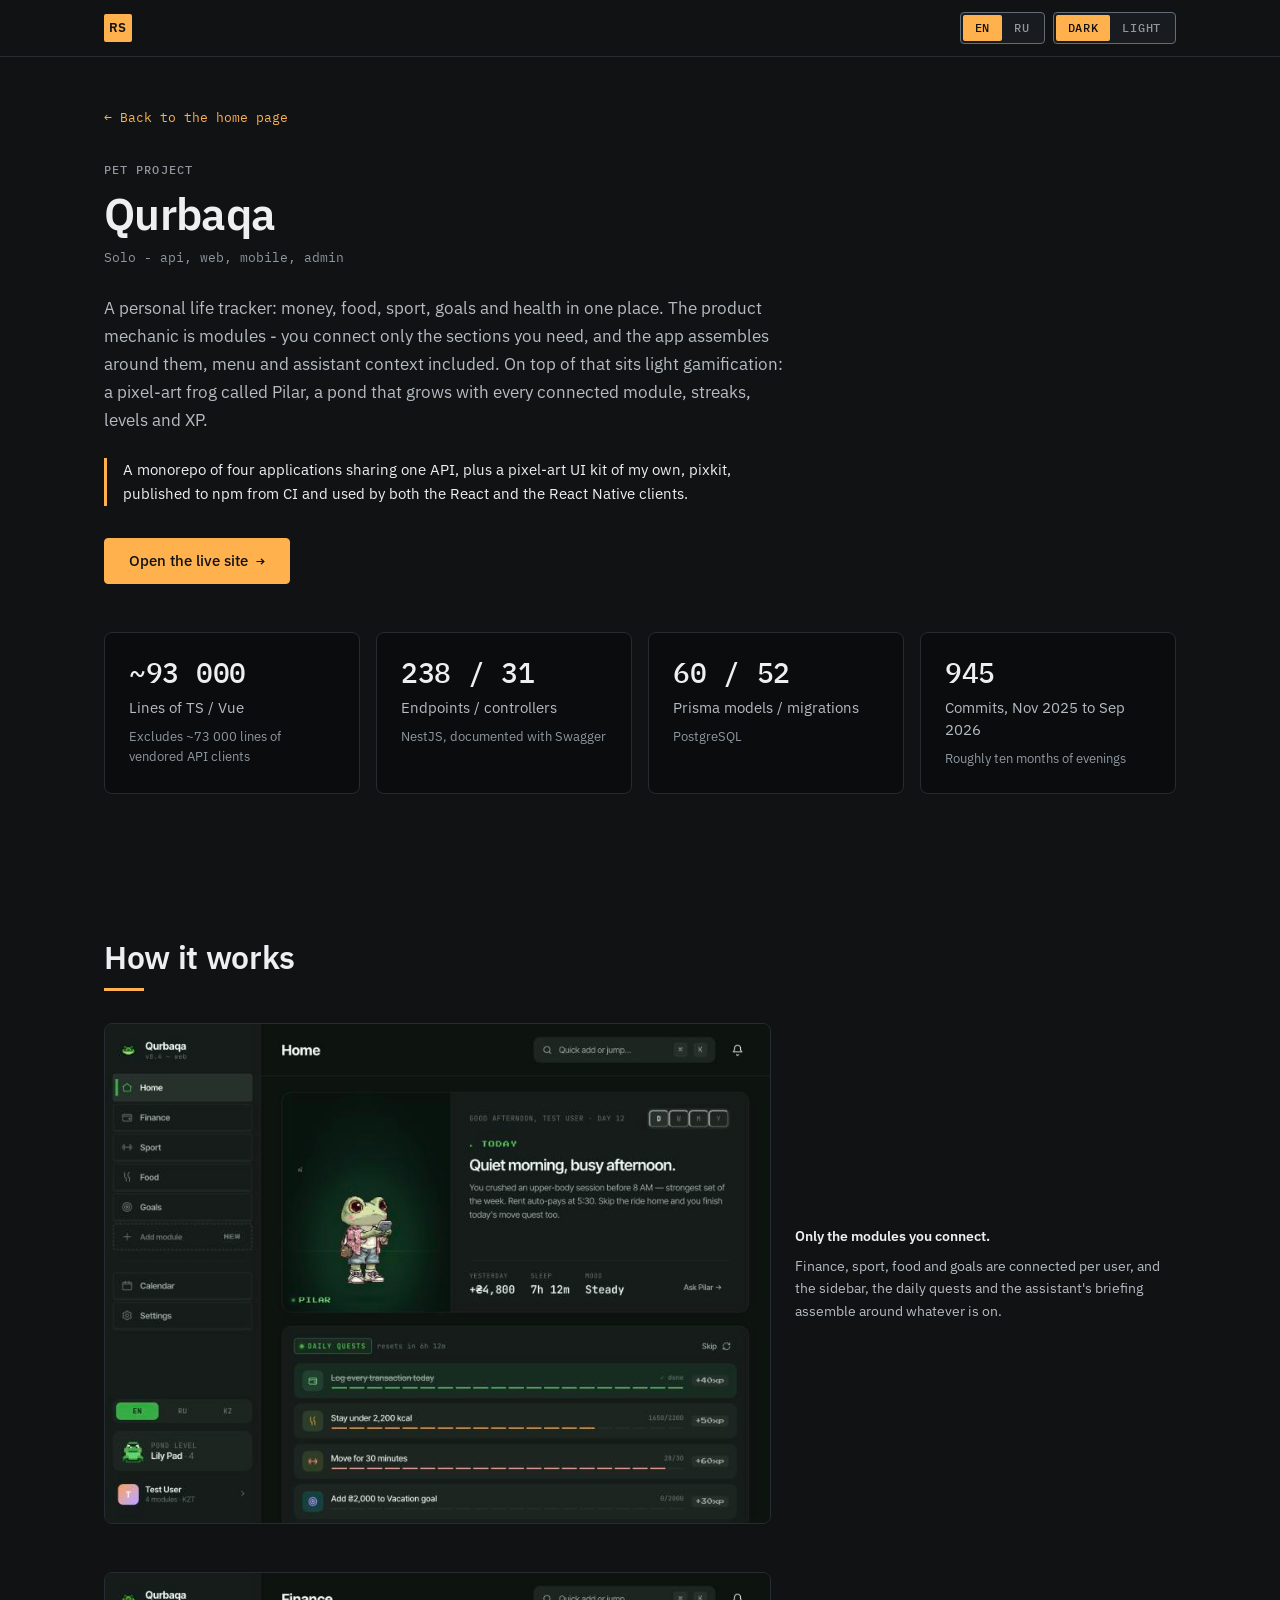
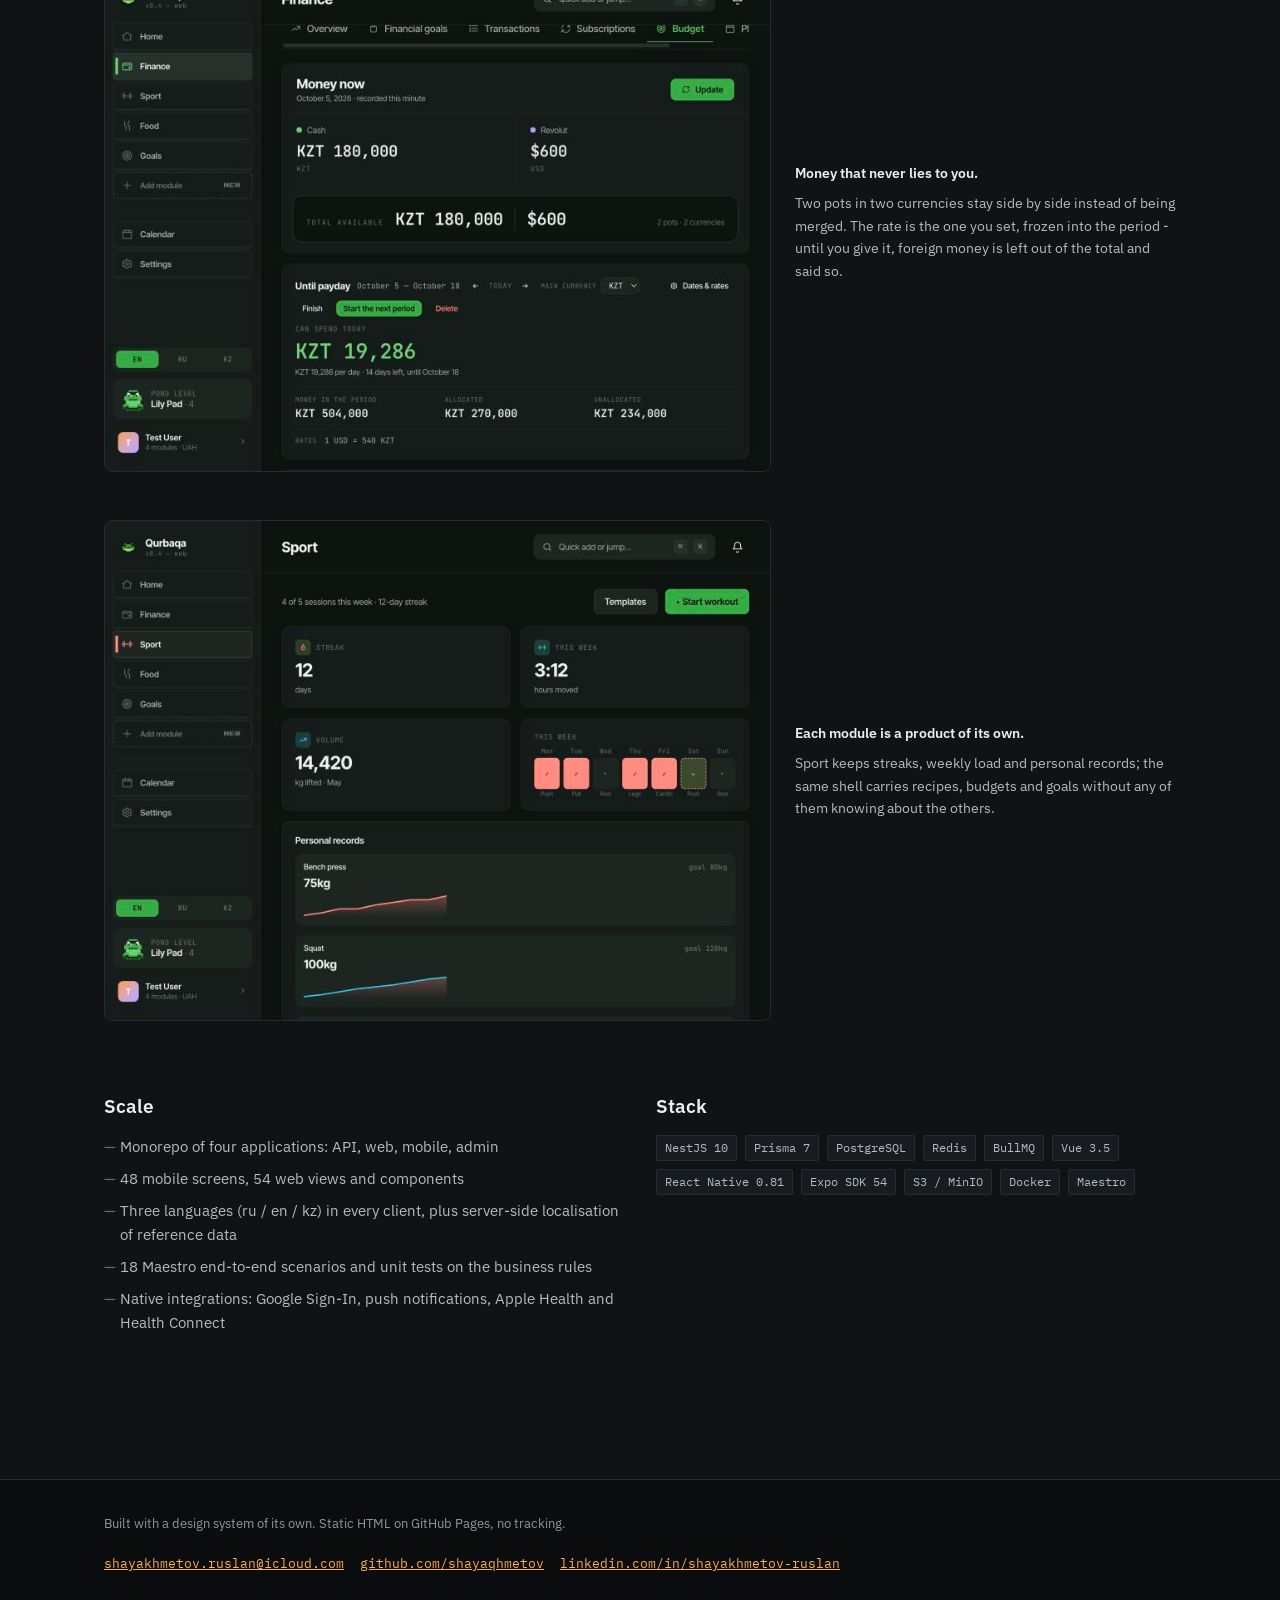
<file: projects/qurbaqa.html>
<!DOCTYPE html>
<html lang="en" data-theme="dark">
<head>
<meta charset="utf-8">
<meta name="viewport" content="width=device-width, initial-scale=1">
<title>Qurbaqa - Ruslan Shayakhmetov</title>
<meta name="description" content="A personal life tracker: money, food, sport, goals and health in one place. The product mechanic is modules - you connect only the sections you need, and the app assembles around t">
<meta name="color-scheme" content="dark light">
<meta property="og:type" content="profile">
<meta property="og:title" content="Qurbaqa - Ruslan Shayakhmetov">
<meta property="og:description" content="A personal life tracker: money, food, sport, goals and health in one place. The product mechanic is modules - you connect only the sections you need, and the app assembles around t">
<meta name="twitter:card" content="summary">
<link rel="canonical" href="https://shayaqhmetov.github.io/projects/qurbaqa.html"><link rel="alternate" hreflang="en" href="https://shayaqhmetov.github.io/projects/qurbaqa.html"><link rel="alternate" hreflang="ru" href="https://shayaqhmetov.github.io/ru/projects/qurbaqa.html"><link rel="alternate" hreflang="x-default" href="https://shayaqhmetov.github.io/projects/qurbaqa.html"><link rel="icon" href="../assets/favicon.svg" type="image/svg+xml">
<link rel="preconnect" href="https://fonts.googleapis.com">
<link rel="preconnect" href="https://fonts.gstatic.com" crossorigin>
<link rel="stylesheet" href="https://fonts.googleapis.com/css2?family=IBM+Plex+Mono:wght@400;500&family=IBM+Plex+Sans:wght@400;500;600&display=swap">
<link rel="stylesheet" href="../assets/css/tokens.css?v=47c324ee3d">
<link rel="stylesheet" href="../assets/css/components.css?v=1ca13588a6">
<link rel="stylesheet" href="../assets/css/site.css?v=358a15085b">
<script>(function(){try{var t=localStorage.getItem('rs-theme');if(t==='light'||t==='dark'){document.documentElement.setAttribute('data-theme',t);}}catch(err){}})();</script>
<script type="application/ld+json">{"@context": "https://schema.org", "@type": "Person", "name": "Ruslan Shayakhmetov", "alternateName": "Ruslan Shayakhmetov", "jobTitle": "Senior Backend Engineer", "email": "mailto:shayakhmetov.ruslan@icloud.com", "url": "https://shayaqhmetov.github.io/", "sameAs": ["https://github.com/shayaqhmetov", "https://www.linkedin.com/in/shayakhmetov-ruslan/"], "address": {"@type": "PostalAddress", "addressLocality": "Bangkok", "addressCountry": "TH"}, "knowsAbout": ["Node.js", "TypeScript", "AWS", "PostgreSQL", "NestJS", "Distributed systems"]}</script>
</head>
<body>
<a class="skip-link" href="#main">Skip to content</a>
<header class="site-header"><div class="page-shell site-header__inner"><a class="wordmark" href="../" aria-label="Ruslan Shayakhmetov">RS</a><div class="site-tools"><div class="rs-seg" role="group" aria-label="Language"><span class="rs-seg__btn" aria-current="page">EN</span><a class="rs-seg__btn" href="../ru/projects/qurbaqa.html" hreflang="ru">RU</a></div><div class="rs-seg" role="group" aria-label="Theme" id="theme-switch"><button class="rs-seg__btn" type="button" data-theme-set="dark" aria-pressed="true">Dark</button><button class="rs-seg__btn" type="button" data-theme-set="light" aria-pressed="false">Light</button></div></div></div></header>
<main id="main">
<section class="project-hero"><div class="page-shell"><a class="back-link" href="../">&#8592; Back to the home page</a><p class="mono-label project-hero__eyebrow">Pet project</p><h1 class="project-hero__title">Qurbaqa</h1><p class="project-hero__role">Solo - api, web, mobile, admin</p><p class="project-hero__lede">A personal life tracker: money, food, sport, goals and health in one place. The product mechanic is modules - you connect only the sections you need, and the app assembles around them, menu and assistant context included. On top of that sits light gamification: a pixel-art frog called Pilar, a pond that grows with every connected module, streaks, levels and XP.</p><p class="project-hero__diff">A monorepo of four applications sharing one API, plus a pixel-art UI kit of my own, pixkit, published to npm from CI and used by both the React and the React Native clients.</p><div class="hero__actions"><a class="rs-btn rs-btn--primary" href="https://qurbaqa.6baqa.com/" rel="noreferrer">Open the live site <span class="rs-btn__arrow" aria-hidden="true">&#8594;</span></a></div><div class="hero__stats"><div class="rs-stat-grid"><div class="rs-stat"><div class="rs-stat__value">~93 000</div><div class="rs-stat__label">Lines of TS / Vue</div><div class="rs-stat__note">Excludes ~73 000 lines of vendored API clients</div></div><div class="rs-stat"><div class="rs-stat__value">238 / 31</div><div class="rs-stat__label">Endpoints / controllers</div><div class="rs-stat__note">NestJS, documented with Swagger</div></div><div class="rs-stat"><div class="rs-stat__value">60 / 52</div><div class="rs-stat__label">Prisma models / migrations</div><div class="rs-stat__note">PostgreSQL</div></div><div class="rs-stat"><div class="rs-stat__value">945</div><div class="rs-stat__label">Commits, Nov 2025 to Sep 2026</div><div class="rs-stat__note">Roughly ten months of evenings</div></div></div></div></div></section><section class="section"><div class="page-shell"><header class="rs-section-head"><h2 class="rs-section-head__title">How it works</h2><div class="rs-section-head__rule" aria-hidden="true"></div></header><div class="shots"><figure class="shot"><img class="shot__img" src="../assets/img/qurbaqa/home.en.jpg" alt="The home screen: the connected modules in the sidebar, the daily quests and the pond." width="800" height="600" loading="lazy" decoding="async"><figcaption class="shot__cap"><span class="shot__h">Only the modules you connect.</span> Finance, sport, food and goals are connected per user, and the sidebar, the daily quests and the assistant&#x27;s briefing assemble around whatever is on.</figcaption></figure><figure class="shot"><img class="shot__img" src="../assets/img/qurbaqa/budget.en.jpg" alt="A budget period: two pots in two currencies, the daily allowance and the frozen rate." width="800" height="600" loading="lazy" decoding="async"><figcaption class="shot__cap"><span class="shot__h">Money that never lies to you.</span> Two pots in two currencies stay side by side instead of being merged. The rate is the one you set, frozen into the period - until you give it, foreign money is left out of the total and said so.</figcaption></figure><figure class="shot"><img class="shot__img" src="../assets/img/qurbaqa/sport.en.jpg" alt="The sport module: streak, hours moved, volume lifted and personal records." width="800" height="600" loading="lazy" decoding="async"><figcaption class="shot__cap"><span class="shot__h">Each module is a product of its own.</span> Sport keeps streaks, weekly load and personal records; the same shell carries recipes, budgets and goals without any of them knowing about the others.</figcaption></figure></div></div></section><section class="section"><div class="page-shell columns"><div><h2 class="heading-m">Scale</h2><ul class="plain-list"><li>Monorepo of four applications: API, web, mobile, admin</li><li>48 mobile screens, 54 web views and components</li><li>Three languages (ru / en / kz) in every client, plus server-side localisation of reference data</li><li>18 Maestro end-to-end scenarios and unit tests on the business rules</li><li>Native integrations: Google Sign-In, push notifications, Apple Health and Health Connect</li></ul></div><div><h2 class="heading-m">Stack</h2><div class="rs-tag-row"><span class="rs-tag">NestJS 10</span><span class="rs-tag">Prisma 7</span><span class="rs-tag">PostgreSQL</span><span class="rs-tag">Redis</span><span class="rs-tag">BullMQ</span><span class="rs-tag">Vue 3.5</span><span class="rs-tag">React Native 0.81</span><span class="rs-tag">Expo SDK 54</span><span class="rs-tag">S3 / MinIO</span><span class="rs-tag">Docker</span><span class="rs-tag">Maestro</span></div></div></div></section></main>
<footer class="site-footer"><div class="page-shell site-footer__inner"><p class="site-footer__note">Built with a design system of its own. Static HTML on GitHub Pages, no tracking.</p><p class="site-footer__links"><a href="mailto:shayakhmetov.ruslan@icloud.com">shayakhmetov.ruslan@icloud.com</a><a href="https://github.com/shayaqhmetov" rel="me noreferrer">github.com/shayaqhmetov</a><a href="https://www.linkedin.com/in/shayakhmetov-ruslan/" rel="me noreferrer">linkedin.com/in/shayakhmetov-ruslan</a></p></div></footer>
<script src="../assets/js/site.js?v=bae23a0586" defer></script>
</body>
</html>
</file>
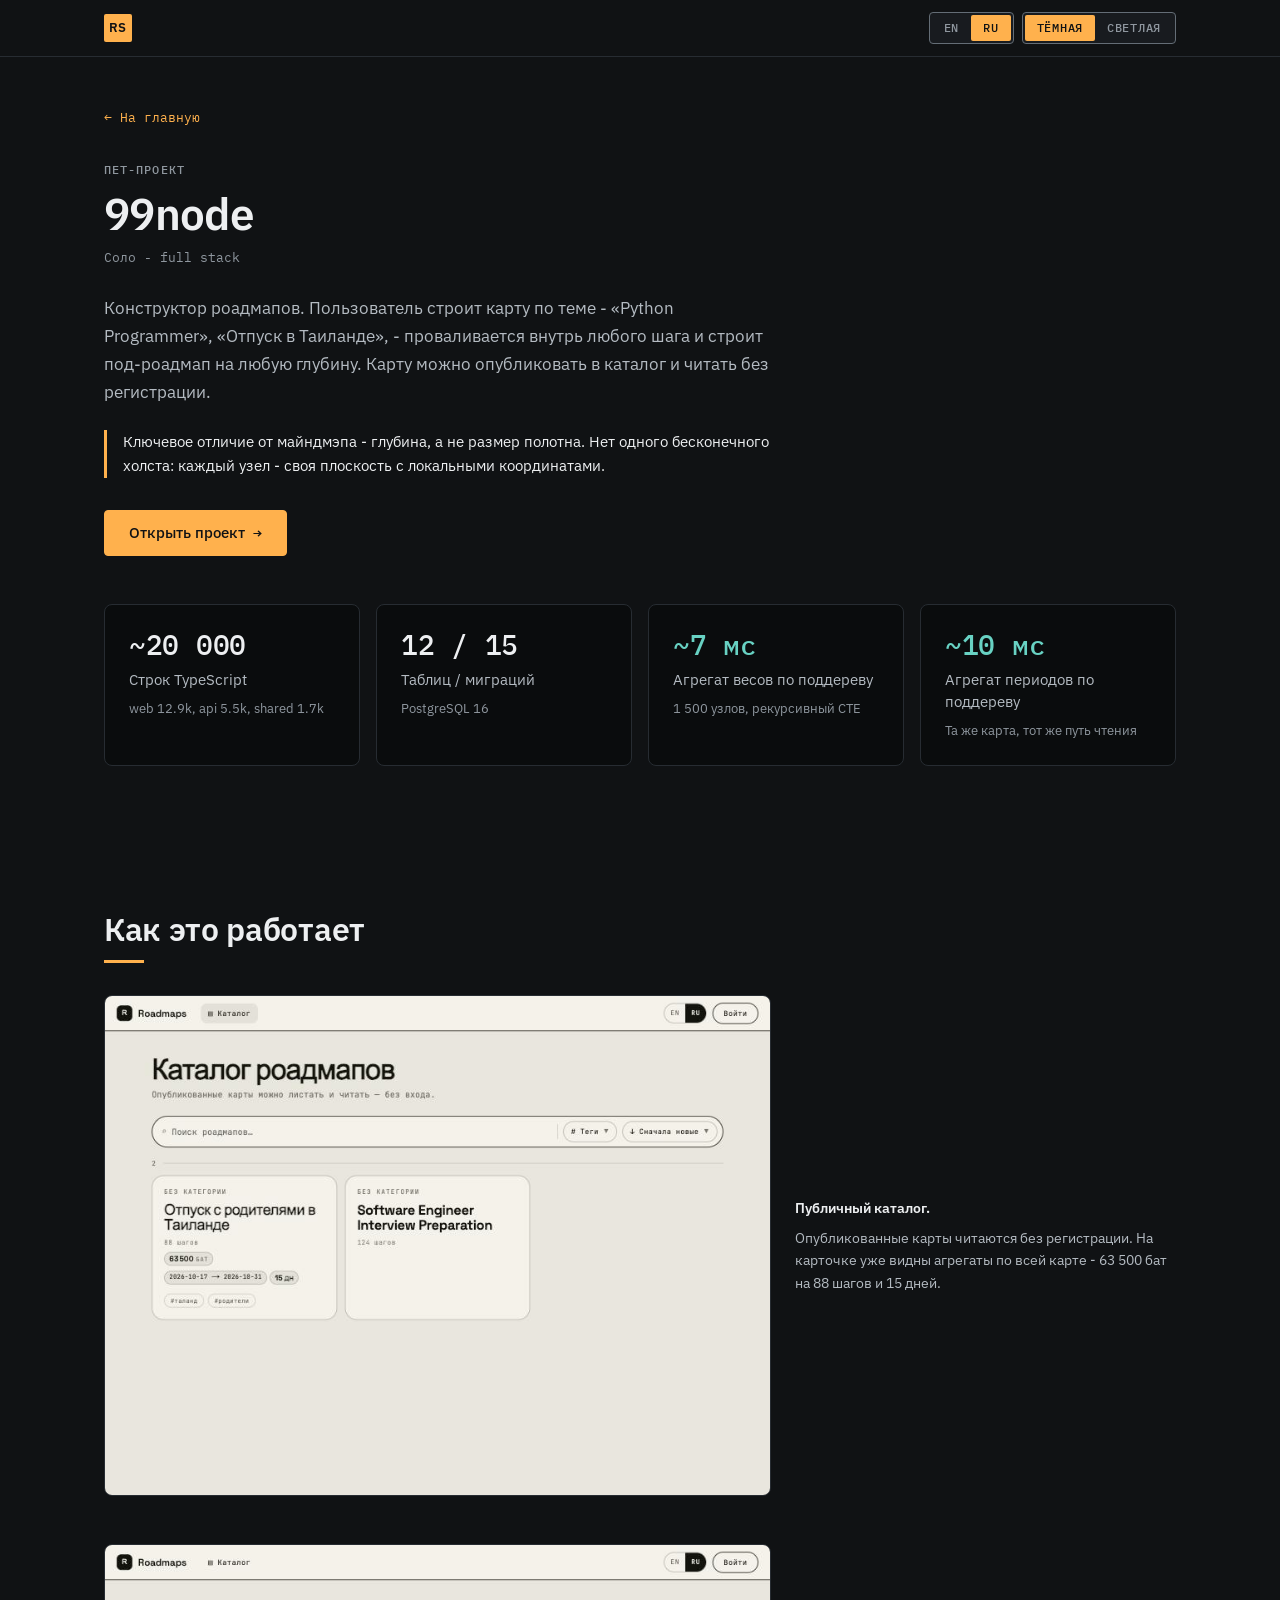
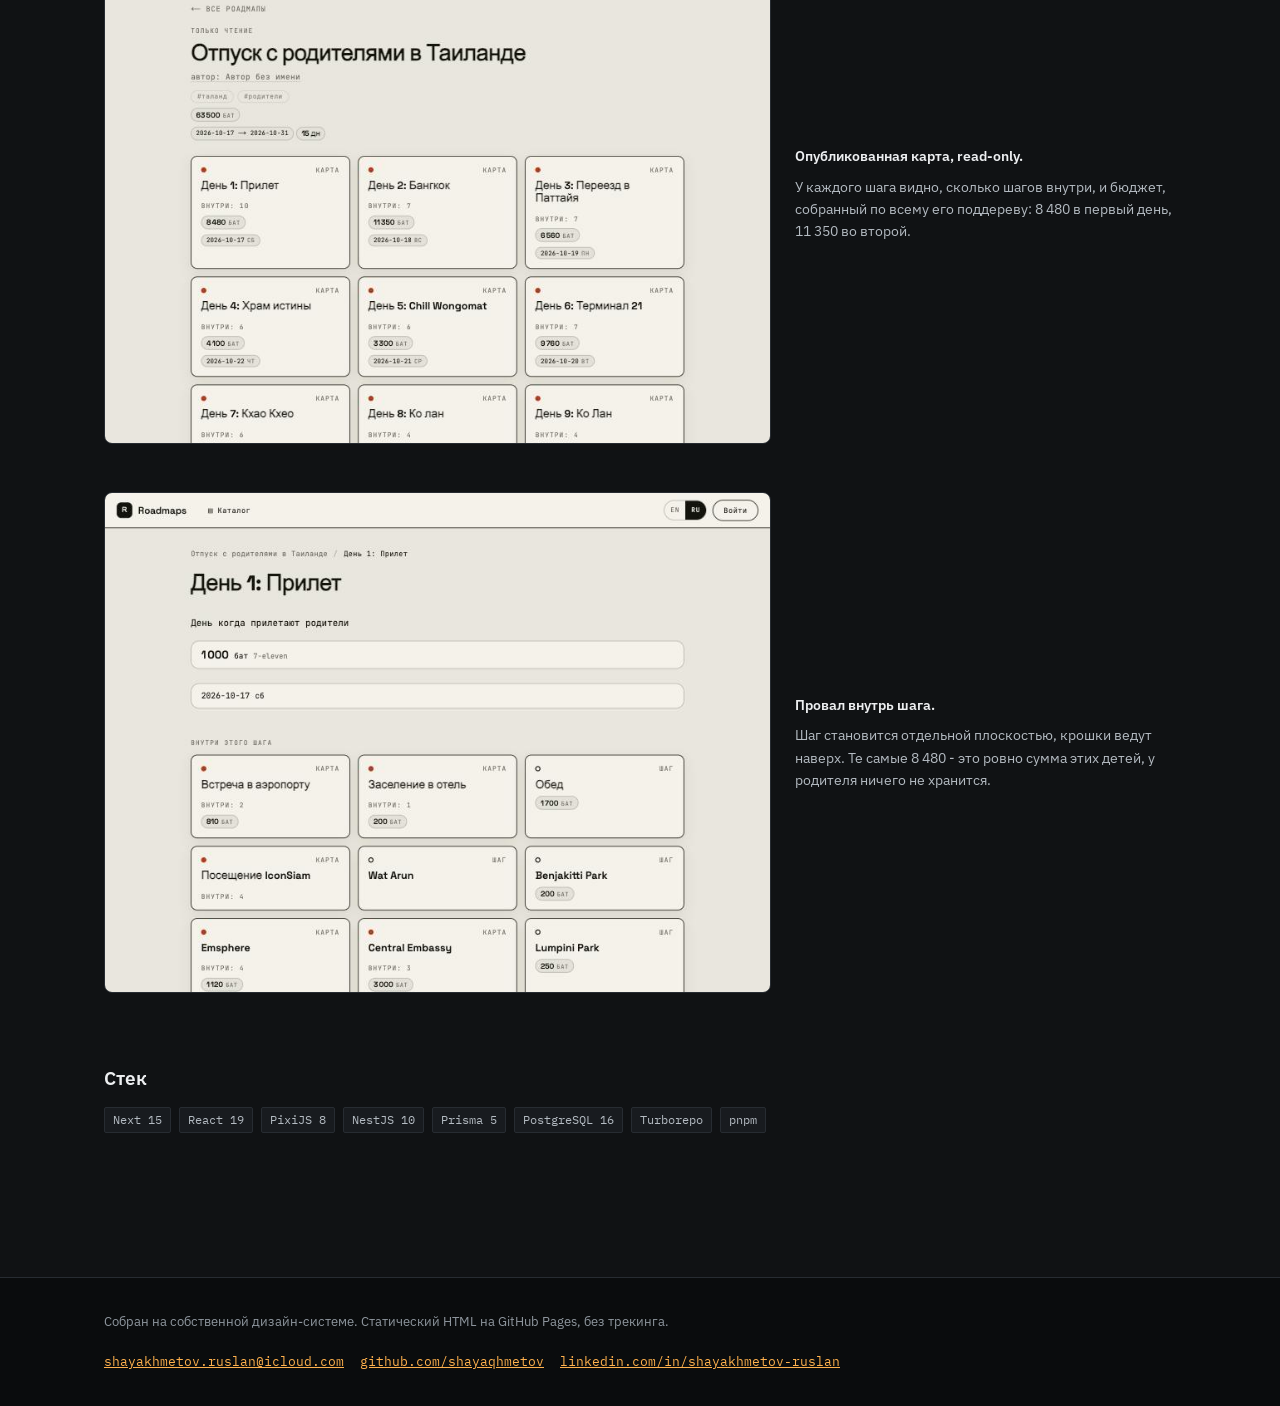
<file: ru/projects/99node.html>
<!DOCTYPE html>
<html lang="ru" data-theme="dark">
<head>
<meta charset="utf-8">
<meta name="viewport" content="width=device-width, initial-scale=1">
<title>99node - Руслан Шаяхметов</title>
<meta name="description" content="Конструктор роадмапов. Пользователь строит карту по теме - «Python Programmer», «Отпуск в Таиланде», - проваливается внутрь любого шага и строит под-роадмап на любую глубину. Карту">
<meta name="color-scheme" content="dark light">
<meta property="og:type" content="profile">
<meta property="og:title" content="99node - Руслан Шаяхметов">
<meta property="og:description" content="Конструктор роадмапов. Пользователь строит карту по теме - «Python Programmer», «Отпуск в Таиланде», - проваливается внутрь любого шага и строит под-роадмап на любую глубину. Карту">
<meta name="twitter:card" content="summary">
<link rel="canonical" href="https://shayaqhmetov.github.io/ru/projects/99node.html"><link rel="alternate" hreflang="ru" href="https://shayaqhmetov.github.io/ru/projects/99node.html"><link rel="alternate" hreflang="en" href="https://shayaqhmetov.github.io/projects/99node.html"><link rel="alternate" hreflang="x-default" href="https://shayaqhmetov.github.io/projects/99node.html"><link rel="icon" href="../../assets/favicon.svg" type="image/svg+xml">
<link rel="preconnect" href="https://fonts.googleapis.com">
<link rel="preconnect" href="https://fonts.gstatic.com" crossorigin>
<link rel="stylesheet" href="https://fonts.googleapis.com/css2?family=IBM+Plex+Mono:wght@400;500&family=IBM+Plex+Sans:wght@400;500;600&display=swap">
<link rel="stylesheet" href="../../assets/css/tokens.css?v=47c324ee3d">
<link rel="stylesheet" href="../../assets/css/components.css?v=1ca13588a6">
<link rel="stylesheet" href="../../assets/css/site.css?v=358a15085b">
<script>(function(){try{var t=localStorage.getItem('rs-theme');if(t==='light'||t==='dark'){document.documentElement.setAttribute('data-theme',t);}}catch(err){}})();</script>
<script type="application/ld+json">{"@context": "https://schema.org", "@type": "Person", "name": "Руслан Шаяхметов", "alternateName": "Ruslan Shayakhmetov", "jobTitle": "Senior Backend Engineer", "email": "mailto:shayakhmetov.ruslan@icloud.com", "url": "https://shayaqhmetov.github.io/", "sameAs": ["https://github.com/shayaqhmetov", "https://www.linkedin.com/in/shayakhmetov-ruslan/"], "address": {"@type": "PostalAddress", "addressLocality": "Bangkok", "addressCountry": "TH"}, "knowsAbout": ["Node.js", "TypeScript", "AWS", "PostgreSQL", "NestJS", "Distributed systems"]}</script>
</head>
<body>
<a class="skip-link" href="#main">К содержимому</a>
<header class="site-header"><div class="page-shell site-header__inner"><a class="wordmark" href="../" aria-label="Руслан Шаяхметов">RS</a><div class="site-tools"><div class="rs-seg" role="group" aria-label="Язык"><a class="rs-seg__btn" href="../../projects/99node.html" hreflang="en">EN</a><span class="rs-seg__btn" aria-current="page">RU</span></div><div class="rs-seg" role="group" aria-label="Тема" id="theme-switch"><button class="rs-seg__btn" type="button" data-theme-set="dark" aria-pressed="true">Тёмная</button><button class="rs-seg__btn" type="button" data-theme-set="light" aria-pressed="false">Светлая</button></div></div></div></header>
<main id="main">
<section class="project-hero"><div class="page-shell"><a class="back-link" href="../">&#8592; На главную</a><p class="mono-label project-hero__eyebrow">Пет-проект</p><h1 class="project-hero__title">99node</h1><p class="project-hero__role">Соло - full stack</p><p class="project-hero__lede">Конструктор роадмапов. Пользователь строит карту по теме - «Python Programmer», «Отпуск в Таиланде», - проваливается внутрь любого шага и строит под-роадмап на любую глубину. Карту можно опубликовать в каталог и читать без регистрации.</p><p class="project-hero__diff">Ключевое отличие от майндмэпа - глубина, а не размер полотна. Нет одного бесконечного холста: каждый узел - своя плоскость с локальными координатами.</p><div class="hero__actions"><a class="rs-btn rs-btn--primary" href="https://99node.6baqa.com/" rel="noreferrer">Открыть проект <span class="rs-btn__arrow" aria-hidden="true">&#8594;</span></a></div><div class="hero__stats"><div class="rs-stat-grid"><div class="rs-stat"><div class="rs-stat__value">~20 000</div><div class="rs-stat__label">Строк TypeScript</div><div class="rs-stat__note">web 12.9k, api 5.5k, shared 1.7k</div></div><div class="rs-stat"><div class="rs-stat__value">12 / 15</div><div class="rs-stat__label">Таблиц / миграций</div><div class="rs-stat__note">PostgreSQL 16</div></div><div class="rs-stat rs-stat--measured"><div class="rs-stat__value">~7 мс</div><div class="rs-stat__label">Агрегат весов по поддереву</div><div class="rs-stat__note">1 500 узлов, рекурсивный CTE</div></div><div class="rs-stat rs-stat--measured"><div class="rs-stat__value">~10 мс</div><div class="rs-stat__label">Агрегат периодов по поддереву</div><div class="rs-stat__note">Та же карта, тот же путь чтения</div></div></div></div></div></section><section class="section"><div class="page-shell"><header class="rs-section-head"><h2 class="rs-section-head__title">Как это работает</h2><div class="rs-section-head__rule" aria-hidden="true"></div></header><div class="shots"><figure class="shot"><img class="shot__img" src="../../assets/img/99node/catalog.ru.jpg" alt="Публичный каталог опубликованных роадмапов: поиск, фильтр по тегам, сортировка." width="800" height="600" loading="lazy" decoding="async"><figcaption class="shot__cap"><span class="shot__h">Публичный каталог.</span> Опубликованные карты читаются без регистрации. На карточке уже видны агрегаты по всей карте - 63 500 бат на 88 шагов и 15 дней.</figcaption></figure><figure class="shot"><img class="shot__img" src="../../assets/img/99node/map.ru.jpg" alt="Опубликованный роадмап: сетка карточек-дней, у каждой свой бюджет и дата." width="800" height="600" loading="lazy" decoding="async"><figcaption class="shot__cap"><span class="shot__h">Опубликованная карта, read-only.</span> У каждого шага видно, сколько шагов внутри, и бюджет, собранный по всему его поддереву: 8 480 в первый день, 11 350 во второй.</figcaption></figure><figure class="shot"><img class="shot__img" src="../../assets/img/99node/drilldown.ru.jpg" alt="Внутри шага: хлебные крошки, бюджет и дата самого шага, вложенные в него шаги." width="800" height="600" loading="lazy" decoding="async"><figcaption class="shot__cap"><span class="shot__h">Провал внутрь шага.</span> Шаг становится отдельной плоскостью, крошки ведут наверх. Те самые 8 480 - это ровно сумма этих детей, у родителя ничего не хранится.</figcaption></figure></div></div></section><section class="section"><div class="page-shell columns"><div><h2 class="heading-m">Стек</h2><div class="rs-tag-row"><span class="rs-tag">Next 15</span><span class="rs-tag">React 19</span><span class="rs-tag">PixiJS 8</span><span class="rs-tag">NestJS 10</span><span class="rs-tag">Prisma 5</span><span class="rs-tag">PostgreSQL 16</span><span class="rs-tag">Turborepo</span><span class="rs-tag">pnpm</span></div></div></div></section></main>
<footer class="site-footer"><div class="page-shell site-footer__inner"><p class="site-footer__note">Собран на собственной дизайн-системе. Статический HTML на GitHub Pages, без трекинга.</p><p class="site-footer__links"><a href="mailto:shayakhmetov.ruslan@icloud.com">shayakhmetov.ruslan@icloud.com</a><a href="https://github.com/shayaqhmetov" rel="me noreferrer">github.com/shayaqhmetov</a><a href="https://www.linkedin.com/in/shayakhmetov-ruslan/" rel="me noreferrer">linkedin.com/in/shayakhmetov-ruslan</a></p></div></footer>
<script src="../../assets/js/site.js?v=bae23a0586" defer></script>
</body>
</html>
</file>
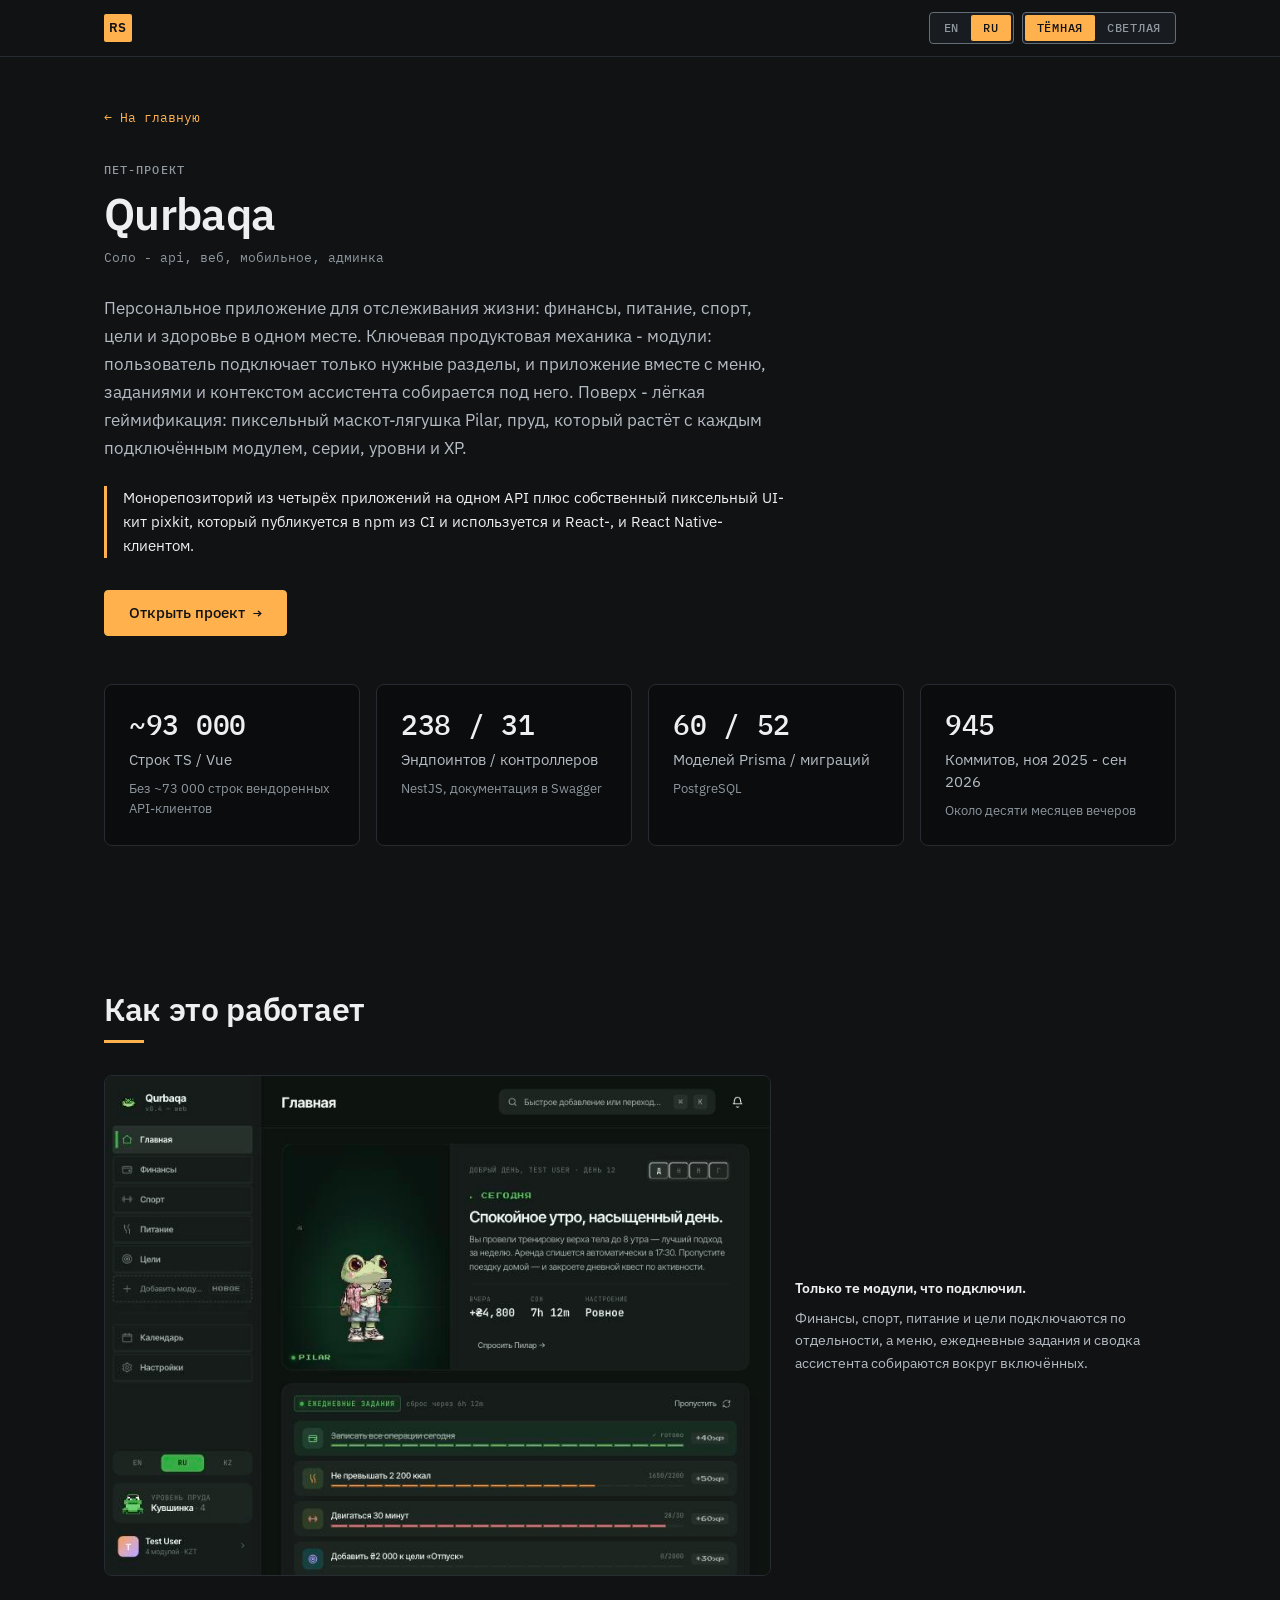
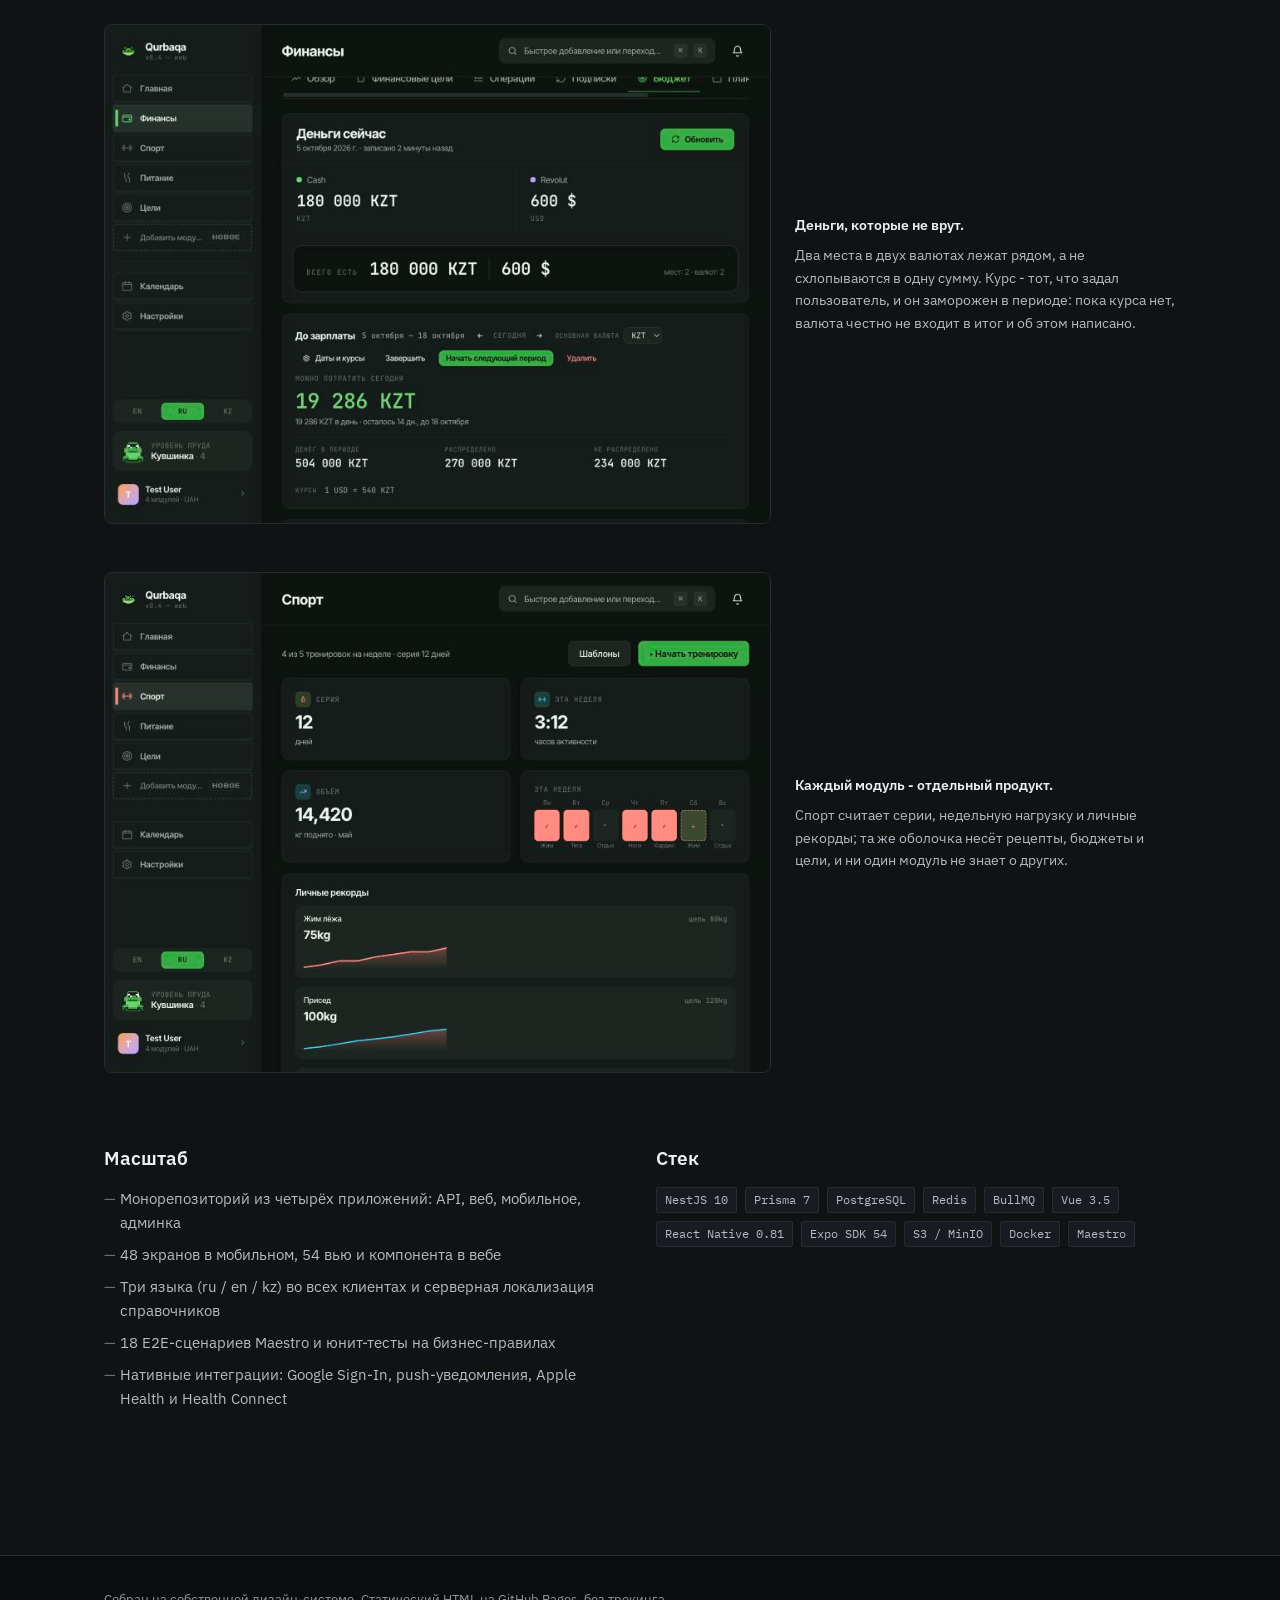
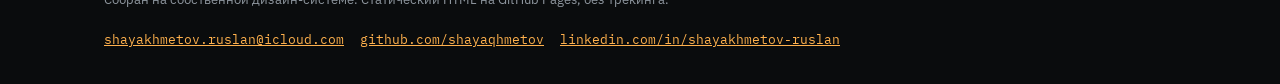
<file: ru/projects/qurbaqa.html>
<!DOCTYPE html>
<html lang="ru" data-theme="dark">
<head>
<meta charset="utf-8">
<meta name="viewport" content="width=device-width, initial-scale=1">
<title>Qurbaqa - Руслан Шаяхметов</title>
<meta name="description" content="Персональное приложение для отслеживания жизни: финансы, питание, спорт, цели и здоровье в одном месте. Ключевая продуктовая механика - модули: пользователь подключает только нужны">
<meta name="color-scheme" content="dark light">
<meta property="og:type" content="profile">
<meta property="og:title" content="Qurbaqa - Руслан Шаяхметов">
<meta property="og:description" content="Персональное приложение для отслеживания жизни: финансы, питание, спорт, цели и здоровье в одном месте. Ключевая продуктовая механика - модули: пользователь подключает только нужны">
<meta name="twitter:card" content="summary">
<link rel="canonical" href="https://shayaqhmetov.github.io/ru/projects/qurbaqa.html"><link rel="alternate" hreflang="ru" href="https://shayaqhmetov.github.io/ru/projects/qurbaqa.html"><link rel="alternate" hreflang="en" href="https://shayaqhmetov.github.io/projects/qurbaqa.html"><link rel="alternate" hreflang="x-default" href="https://shayaqhmetov.github.io/projects/qurbaqa.html"><link rel="icon" href="../../assets/favicon.svg" type="image/svg+xml">
<link rel="preconnect" href="https://fonts.googleapis.com">
<link rel="preconnect" href="https://fonts.gstatic.com" crossorigin>
<link rel="stylesheet" href="https://fonts.googleapis.com/css2?family=IBM+Plex+Mono:wght@400;500&family=IBM+Plex+Sans:wght@400;500;600&display=swap">
<link rel="stylesheet" href="../../assets/css/tokens.css?v=47c324ee3d">
<link rel="stylesheet" href="../../assets/css/components.css?v=1ca13588a6">
<link rel="stylesheet" href="../../assets/css/site.css?v=358a15085b">
<script>(function(){try{var t=localStorage.getItem('rs-theme');if(t==='light'||t==='dark'){document.documentElement.setAttribute('data-theme',t);}}catch(err){}})();</script>
<script type="application/ld+json">{"@context": "https://schema.org", "@type": "Person", "name": "Руслан Шаяхметов", "alternateName": "Ruslan Shayakhmetov", "jobTitle": "Senior Backend Engineer", "email": "mailto:shayakhmetov.ruslan@icloud.com", "url": "https://shayaqhmetov.github.io/", "sameAs": ["https://github.com/shayaqhmetov", "https://www.linkedin.com/in/shayakhmetov-ruslan/"], "address": {"@type": "PostalAddress", "addressLocality": "Bangkok", "addressCountry": "TH"}, "knowsAbout": ["Node.js", "TypeScript", "AWS", "PostgreSQL", "NestJS", "Distributed systems"]}</script>
</head>
<body>
<a class="skip-link" href="#main">К содержимому</a>
<header class="site-header"><div class="page-shell site-header__inner"><a class="wordmark" href="../" aria-label="Руслан Шаяхметов">RS</a><div class="site-tools"><div class="rs-seg" role="group" aria-label="Язык"><a class="rs-seg__btn" href="../../projects/qurbaqa.html" hreflang="en">EN</a><span class="rs-seg__btn" aria-current="page">RU</span></div><div class="rs-seg" role="group" aria-label="Тема" id="theme-switch"><button class="rs-seg__btn" type="button" data-theme-set="dark" aria-pressed="true">Тёмная</button><button class="rs-seg__btn" type="button" data-theme-set="light" aria-pressed="false">Светлая</button></div></div></div></header>
<main id="main">
<section class="project-hero"><div class="page-shell"><a class="back-link" href="../">&#8592; На главную</a><p class="mono-label project-hero__eyebrow">Пет-проект</p><h1 class="project-hero__title">Qurbaqa</h1><p class="project-hero__role">Соло - api, веб, мобильное, админка</p><p class="project-hero__lede">Персональное приложение для отслеживания жизни: финансы, питание, спорт, цели и здоровье в одном месте. Ключевая продуктовая механика - модули: пользователь подключает только нужные разделы, и приложение вместе с меню, заданиями и контекстом ассистента собирается под него. Поверх - лёгкая геймификация: пиксельный маскот-лягушка Pilar, пруд, который растёт с каждым подключённым модулем, серии, уровни и XP.</p><p class="project-hero__diff">Монорепозиторий из четырёх приложений на одном API плюс собственный пиксельный UI-кит pixkit, который публикуется в npm из CI и используется и React-, и React Native-клиентом.</p><div class="hero__actions"><a class="rs-btn rs-btn--primary" href="https://qurbaqa.6baqa.com/" rel="noreferrer">Открыть проект <span class="rs-btn__arrow" aria-hidden="true">&#8594;</span></a></div><div class="hero__stats"><div class="rs-stat-grid"><div class="rs-stat"><div class="rs-stat__value">~93 000</div><div class="rs-stat__label">Строк TS / Vue</div><div class="rs-stat__note">Без ~73 000 строк вендоренных API-клиентов</div></div><div class="rs-stat"><div class="rs-stat__value">238 / 31</div><div class="rs-stat__label">Эндпоинтов / контроллеров</div><div class="rs-stat__note">NestJS, документация в Swagger</div></div><div class="rs-stat"><div class="rs-stat__value">60 / 52</div><div class="rs-stat__label">Моделей Prisma / миграций</div><div class="rs-stat__note">PostgreSQL</div></div><div class="rs-stat"><div class="rs-stat__value">945</div><div class="rs-stat__label">Коммитов, ноя 2025 - сен 2026</div><div class="rs-stat__note">Около десяти месяцев вечеров</div></div></div></div></div></section><section class="section"><div class="page-shell"><header class="rs-section-head"><h2 class="rs-section-head__title">Как это работает</h2><div class="rs-section-head__rule" aria-hidden="true"></div></header><div class="shots"><figure class="shot"><img class="shot__img" src="../../assets/img/qurbaqa/home.ru.jpg" alt="Главный экран: подключённые модули в меню, ежедневные задания и пруд." width="800" height="600" loading="lazy" decoding="async"><figcaption class="shot__cap"><span class="shot__h">Только те модули, что подключил.</span> Финансы, спорт, питание и цели подключаются по отдельности, а меню, ежедневные задания и сводка ассистента собираются вокруг включённых.</figcaption></figure><figure class="shot"><img class="shot__img" src="../../assets/img/qurbaqa/budget.ru.jpg" alt="Бюджетный период: два места в двух валютах, дневной лимит и замороженный курс." width="800" height="600" loading="lazy" decoding="async"><figcaption class="shot__cap"><span class="shot__h">Деньги, которые не врут.</span> Два места в двух валютах лежат рядом, а не схлопываются в одну сумму. Курс - тот, что задал пользователь, и он заморожен в периоде: пока курса нет, валюта честно не входит в итог и об этом написано.</figcaption></figure><figure class="shot"><img class="shot__img" src="../../assets/img/qurbaqa/sport.ru.jpg" alt="Модуль спорта: серия, часы активности, поднятый объём и личные рекорды." width="800" height="600" loading="lazy" decoding="async"><figcaption class="shot__cap"><span class="shot__h">Каждый модуль - отдельный продукт.</span> Спорт считает серии, недельную нагрузку и личные рекорды; та же оболочка несёт рецепты, бюджеты и цели, и ни один модуль не знает о других.</figcaption></figure></div></div></section><section class="section"><div class="page-shell columns"><div><h2 class="heading-m">Масштаб</h2><ul class="plain-list"><li>Монорепозиторий из четырёх приложений: API, веб, мобильное, админка</li><li>48 экранов в мобильном, 54 вью и компонента в вебе</li><li>Три языка (ru / en / kz) во всех клиентах и серверная локализация справочников</li><li>18 E2E-сценариев Maestro и юнит-тесты на бизнес-правилах</li><li>Нативные интеграции: Google Sign-In, push-уведомления, Apple Health и Health Connect</li></ul></div><div><h2 class="heading-m">Стек</h2><div class="rs-tag-row"><span class="rs-tag">NestJS 10</span><span class="rs-tag">Prisma 7</span><span class="rs-tag">PostgreSQL</span><span class="rs-tag">Redis</span><span class="rs-tag">BullMQ</span><span class="rs-tag">Vue 3.5</span><span class="rs-tag">React Native 0.81</span><span class="rs-tag">Expo SDK 54</span><span class="rs-tag">S3 / MinIO</span><span class="rs-tag">Docker</span><span class="rs-tag">Maestro</span></div></div></div></section></main>
<footer class="site-footer"><div class="page-shell site-footer__inner"><p class="site-footer__note">Собран на собственной дизайн-системе. Статический HTML на GitHub Pages, без трекинга.</p><p class="site-footer__links"><a href="mailto:shayakhmetov.ruslan@icloud.com">shayakhmetov.ruslan@icloud.com</a><a href="https://github.com/shayaqhmetov" rel="me noreferrer">github.com/shayaqhmetov</a><a href="https://www.linkedin.com/in/shayakhmetov-ruslan/" rel="me noreferrer">linkedin.com/in/shayakhmetov-ruslan</a></p></div></footer>
<script src="../../assets/js/site.js?v=bae23a0586" defer></script>
</body>
</html>
</file>
<file: assets/css/tokens.css>
/* Generated from src/design-system/tokens.json - do not edit by hand. */

:root, [data-theme="dark"] {
  --surface-canvas: #101214;
  --surface-raised: #181b1f;
  --surface-sunken: #0a0c0d;
  --surface-signal: #241b0c;
  --surface-hover: #22262b;
  --ink-primary: #edeff1;
  --ink-secondary: #b4bbc2;
  --ink-muted: #8f979f;
  --ink-inverse: #101214;
  --stroke-hairline: #272c32;
  --stroke-strong: #646d76;
  --signal: #ffb14d;
  --signal-strong: #ffc47a;
  --aqua: #68d2c3;
  --focus-ring: #ffc47a;
  --shadow-none: none;
  --shadow-overlay: 0 8px 24px rgba(0,0,0,0.55);
}

[data-theme="light"] {
  --surface-canvas: #fbfaf8;
  --surface-raised: #ffffff;
  --surface-sunken: #f1efea;
  --surface-signal: #fdf2e0;
  --surface-hover: #eeebe4;
  --ink-primary: #15181c;
  --ink-secondary: #4c535b;
  --ink-muted: #61686f;
  --ink-inverse: #ffffff;
  --stroke-hairline: #e3dfd6;
  --stroke-strong: #8b8477;
  --signal: #8c5200;
  --signal-strong: #6d3f00;
  --aqua: #0a6155;
  --focus-ring: #8c5200;
  --shadow-none: none;
  --shadow-overlay: 0 8px 24px rgba(20,22,26,0.12);
}

:root {
  --space-1: 4px;
  --space-2: 8px;
  --space-3: 12px;
  --space-4: 16px;
  --space-5: 24px;
  --space-6: 32px;
  --space-7: 48px;
  --space-8: 72px;
  --space-9: 112px;
  --radius-none: 0;
  --radius-sm: 2px;
  --radius-md: 4px;
  --radius-lg: 8px;
  --radius-pill: 999px;
  --border-hairline: 1px;
  --border-control: 1px;
  --border-focus: 2px;
  --border-marker: 3px;
  --layout-page: 1120px;
  --layout-prose: 680px;
  --layout-gutter: 24px;
  --layout-header: 56px;
  --font-sans: "IBM Plex Sans", ui-sans-serif, system-ui, sans-serif;
  --font-mono: "IBM Plex Mono", ui-monospace, SFMono-Regular, Menlo, monospace;
}

.display-xl {
  font-family: var(--font-sans);
  font-size: 64px;
  line-height: 64px;
  font-weight: 600;
  letter-spacing: -0.02em;
}

.display-l {
  font-family: var(--font-sans);
  font-size: 44px;
  line-height: 48px;
  font-weight: 600;
  letter-spacing: -0.015em;
}

.display-m {
  font-family: var(--font-sans);
  font-size: 32px;
  line-height: 38px;
  font-weight: 600;
  letter-spacing: -0.01em;
}

.heading-l {
  font-family: var(--font-sans);
  font-size: 24px;
  line-height: 30px;
  font-weight: 600;
}

.heading-m {
  font-family: var(--font-sans);
  font-size: 19px;
  line-height: 26px;
  font-weight: 600;
}

.heading-s {
  font-family: var(--font-sans);
  font-size: 16px;
  line-height: 22px;
  font-weight: 600;
}

.body-l {
  font-family: var(--font-sans);
  font-size: 17px;
  line-height: 28px;
  font-weight: 400;
}

.body {
  font-family: var(--font-sans);
  font-size: 15px;
  line-height: 24px;
  font-weight: 400;
}

.caption {
  font-family: var(--font-sans);
  font-size: 13px;
  line-height: 20px;
  font-weight: 400;
}

.mono-label {
  font-family: var(--font-mono);
  font-size: 12px;
  line-height: 16px;
  font-weight: 500;
  letter-spacing: 0.09em;
}

.mono-figure {
  font-family: var(--font-mono);
  font-size: 28px;
  line-height: 32px;
  font-weight: 500;
  letter-spacing: -0.01em;
}

.mono-data {
  font-family: var(--font-mono);
  font-size: 14px;
  line-height: 20px;
  font-weight: 400;
}
</file>
<file: assets/css/components.css>
/* Ruslan Shayakhmetov - component stylesheet.
   Every rule reads tokens from tokens.css. Class names are the contract:
   a static page (the GitHub Pages site) may use these classes directly,
   without the React bundle. */

/* --- shared ------------------------------------------------------- */

.rs-focusable:focus-visible,
.rs-btn:focus-visible,
.rs-seg__btn:focus-visible,
.rs-card:focus-visible,
.rs-tag--link:focus-visible {
  outline: var(--border-focus) solid var(--focus-ring);
  outline-offset: 2px;
}

/* --- Button ------------------------------------------------------- */

.rs-btn {
  display: inline-flex;
  align-items: center;
  gap: var(--space-2);
  padding: var(--space-3) var(--space-5);
  border: var(--border-control) solid transparent;
  border-radius: var(--radius-md);
  font-family: var(--font-sans);
  font-size: 15px;
  line-height: 20px;
  font-weight: 500;
  text-decoration: none;
  cursor: pointer;
  background: none;
  transition: background-color 120ms linear, border-color 120ms linear, color 120ms linear;
}

.rs-btn--primary {
  background: var(--signal);
  color: var(--ink-inverse);
  border-color: var(--signal);
}
.rs-btn--primary:hover {
  background: var(--signal-strong);
  border-color: var(--signal-strong);
}

.rs-btn--secondary {
  color: var(--ink-primary);
  border-color: var(--stroke-strong);
}
.rs-btn--secondary:hover {
  background: var(--surface-hover);
}

.rs-btn--ghost {
  color: var(--ink-secondary);
  padding-left: var(--space-3);
  padding-right: var(--space-3);
}
.rs-btn--ghost:hover {
  background: var(--surface-hover);
  color: var(--ink-primary);
}

.rs-btn--sm {
  padding: var(--space-2) var(--space-4);
  font-size: 14px;
}

.rs-btn__arrow {
  font-family: var(--font-mono);
  line-height: 1;
}

/* --- Tag ---------------------------------------------------------- */

.rs-tag {
  display: inline-flex;
  align-items: center;
  gap: var(--space-1);
  padding: 3px var(--space-2);
  border: var(--border-hairline) solid var(--stroke-hairline);
  border-radius: var(--radius-sm);
  background: var(--surface-raised);
  color: var(--ink-secondary);
  font-family: var(--font-mono);
  font-size: 12px;
  line-height: 18px;
  white-space: nowrap;
}

.rs-tag--accent {
  border-color: var(--signal);
  color: var(--signal);
  background: var(--surface-signal);
}

.rs-tag--link {
  text-decoration: none;
}
.rs-tag--link:hover {
  background: var(--surface-hover);
  color: var(--ink-primary);
}

.rs-tag-row {
  display: flex;
  flex-wrap: wrap;
  gap: var(--space-2);
}

/* --- Stat --------------------------------------------------------- */

.rs-stat {
  display: flex;
  flex-direction: column;
  gap: var(--space-2);
  padding: var(--space-5);
  background: var(--surface-sunken);
  border: var(--border-hairline) solid var(--stroke-hairline);
  border-radius: var(--radius-lg);
}

.rs-stat__value {
  font-family: var(--font-mono);
  font-size: 28px;
  line-height: 32px;
  font-weight: 500;
  letter-spacing: -0.01em;
  color: var(--ink-primary);
}

.rs-stat--measured .rs-stat__value {
  color: var(--aqua);
}

.rs-stat__label {
  font-family: var(--font-sans);
  font-size: 15px;
  line-height: 22px;
  color: var(--ink-secondary);
}

.rs-stat__note {
  font-family: var(--font-sans);
  font-size: 13px;
  line-height: 20px;
  color: var(--ink-muted);
}

.rs-stat-grid {
  display: grid;
  grid-template-columns: repeat(auto-fit, minmax(200px, 1fr));
  gap: var(--space-4);
}

/* --- SectionHead -------------------------------------------------- */

.rs-section-head {
  display: flex;
  flex-direction: column;
  gap: var(--space-3);
  margin-bottom: var(--space-6);
}

.rs-section-head__eyebrow {
  font-family: var(--font-mono);
  font-size: 12px;
  line-height: 16px;
  font-weight: 500;
  letter-spacing: 0.09em;
  text-transform: uppercase;
  color: var(--ink-muted);
}

.rs-section-head__title {
  font-family: var(--font-sans);
  font-size: 32px;
  line-height: 38px;
  font-weight: 600;
  letter-spacing: -0.01em;
  color: var(--ink-primary);
  margin: 0;
}

.rs-section-head__rule {
  width: 40px;
  height: var(--border-marker);
  background: var(--signal);
}

.rs-section-head__lede {
  max-width: var(--layout-prose);
  font-family: var(--font-sans);
  font-size: 17px;
  line-height: 28px;
  color: var(--ink-secondary);
  margin: 0;
}

/* --- ProjectCard -------------------------------------------------- */

.rs-card {
  display: flex;
  flex-direction: column;
  gap: var(--space-4);
  padding: var(--space-5);
  background: var(--surface-raised);
  border: var(--border-hairline) solid var(--stroke-hairline);
  border-radius: var(--radius-lg);
  text-decoration: none;
  transition: border-color 120ms linear;
}

a.rs-card:hover {
  border-color: var(--stroke-strong);
}

.rs-card__head {
  display: flex;
  align-items: baseline;
  justify-content: space-between;
  gap: var(--space-4);
}

.rs-card__title {
  font-family: var(--font-sans);
  font-size: 24px;
  line-height: 30px;
  font-weight: 600;
  color: var(--ink-primary);
  margin: 0;
}

.rs-card__role {
  font-family: var(--font-mono);
  font-size: 12px;
  line-height: 16px;
  letter-spacing: 0.09em;
  text-transform: uppercase;
  color: var(--ink-muted);
  white-space: nowrap;
}

.rs-card__lede {
  font-family: var(--font-sans);
  font-size: 15px;
  line-height: 24px;
  color: var(--ink-secondary);
  margin: 0;
}

.rs-card__figures {
  margin-top: auto;
  display: flex;
  flex-wrap: wrap;
  gap: var(--space-5);
  padding-top: var(--space-2);
  border-top: var(--border-hairline) solid var(--stroke-hairline);
}

.rs-card__figure {
  display: flex;
  flex-direction: column;
  gap: 2px;
}

.rs-card__figure-value {
  font-family: var(--font-mono);
  font-size: 14px;
  line-height: 20px;
  color: var(--aqua);
}

.rs-card__figure-label {
  font-family: var(--font-sans);
  font-size: 13px;
  line-height: 18px;
  color: var(--ink-muted);
}

/* --- TimelineEntry ------------------------------------------------ */

.rs-entry {
  display: grid;
  grid-template-columns: 140px 1fr;
  gap: var(--space-5);
  padding: var(--space-5) 0;
  border-top: var(--border-hairline) solid var(--stroke-hairline);
}

.rs-entry__period {
  font-family: var(--font-mono);
  font-size: 13px;
  line-height: 20px;
  color: var(--ink-muted);
}

.rs-entry__title {
  font-family: var(--font-sans);
  font-size: 19px;
  line-height: 26px;
  font-weight: 600;
  color: var(--ink-primary);
  margin: 0;
}

.rs-entry__org {
  font-family: var(--font-sans);
  font-size: 15px;
  line-height: 24px;
  color: var(--signal);
}

.rs-entry__context {
  font-family: var(--font-sans);
  font-size: 13px;
  line-height: 20px;
  color: var(--ink-muted);
  margin: var(--space-2) 0 0;
  max-width: var(--layout-prose);
}

.rs-entry__points {
  list-style: none;
  padding: 0;
  margin: var(--space-4) 0 0;
  display: flex;
  flex-direction: column;
  gap: var(--space-2);
  max-width: var(--layout-prose);
}

.rs-entry__points li {
  position: relative;
  padding-left: var(--space-4);
  font-family: var(--font-sans);
  font-size: 15px;
  line-height: 24px;
  color: var(--ink-secondary);
}

.rs-entry__points li::before {
  content: "\2014";
  position: absolute;
  left: 0;
  color: var(--stroke-strong);
}

@media (max-width: 640px) {
  .rs-entry {
    grid-template-columns: 1fr;
    gap: var(--space-3);
  }
}

/* --- SegmentedToggle ---------------------------------------------- */

.rs-seg {
  display: inline-flex;
  padding: 2px;
  border: var(--border-control) solid var(--stroke-strong);
  border-radius: var(--radius-md);
  background: var(--surface-raised);
}

.rs-seg__btn {
  padding: var(--space-1) var(--space-3);
  border: 0;
  border-radius: var(--radius-sm);
  background: none;
  color: var(--ink-muted);
  font-family: var(--font-mono);
  font-size: 12px;
  line-height: 18px;
  font-weight: 500;
  letter-spacing: 0.06em;
  text-transform: uppercase;
  cursor: pointer;
}

.rs-seg__btn:hover {
  color: var(--ink-primary);
}

.rs-seg__btn[aria-pressed="true"],
.rs-seg__btn[aria-selected="true"] {
  background: var(--signal);
  color: var(--ink-inverse);
}

/* --- Note --------------------------------------------------------- */

.rs-note {
  display: flex;
  flex-direction: column;
  gap: var(--space-2);
  padding: var(--space-4) var(--space-5);
  background: var(--surface-signal);
  border: var(--border-hairline) solid var(--signal);
  border-radius: var(--radius-lg);
  max-width: var(--layout-prose);
}

.rs-note__label {
  font-family: var(--font-mono);
  font-size: 12px;
  line-height: 16px;
  font-weight: 500;
  letter-spacing: 0.09em;
  text-transform: uppercase;
  color: var(--signal);
}

.rs-note__body {
  font-family: var(--font-sans);
  font-size: 15px;
  line-height: 24px;
  color: var(--ink-primary);
  margin: 0;
}
</file>
<file: assets/css/site.css>
/* Page layout for the portfolio. Component rules live in components.css,
   which is copied from the design system - do not duplicate them here. */

*, *::before, *::after { box-sizing: border-box; }

html { scroll-behavior: smooth; }

@media (prefers-reduced-motion: reduce) {
  html { scroll-behavior: auto; }
  * { transition: none !important; }
}

body {
  margin: 0;
  background: var(--surface-canvas);
  color: var(--ink-secondary);
  font-family: var(--font-sans);
  font-size: 15px;
  line-height: 24px;
  -webkit-font-smoothing: antialiased;
}

a { color: var(--signal); }
a:hover { color: var(--signal-strong); }

h1, h2, h3 { color: var(--ink-primary); }

:focus-visible {
  outline: var(--border-focus) solid var(--focus-ring);
  outline-offset: 2px;
}

.page-shell {
  width: 100%;
  max-width: var(--layout-page);
  margin: 0 auto;
  padding-inline: var(--layout-gutter);
}

.skip-link {
  position: absolute;
  left: -9999px;
  top: 0;
  padding: var(--space-3) var(--space-4);
  background: var(--signal);
  color: var(--ink-inverse);
  z-index: 10;
}
.skip-link:focus { left: 0; }

/* --- header ------------------------------------------------------- */

.site-header {
  position: sticky;
  top: 0;
  z-index: 5;
  background: var(--surface-canvas);
  border-bottom: var(--border-hairline) solid var(--stroke-hairline);
}

.site-header__inner {
  min-height: var(--layout-header);
  display: flex;
  align-items: center;
  gap: var(--space-5);
}

.wordmark {
  display: inline-flex;
  align-items: center;
  justify-content: center;
  width: 28px;
  height: 28px;
  border-radius: var(--radius-sm);
  background: var(--signal);
  color: var(--ink-inverse);
  font-family: var(--font-sans);
  font-size: 13px;
  font-weight: 600;
  letter-spacing: 0.02em;
  text-decoration: none;
  flex: none;
}

.site-nav {
  display: flex;
  gap: var(--space-5);
  margin-right: auto;
  overflow-x: auto;
  scrollbar-width: none;
}
.site-nav::-webkit-scrollbar { display: none; }

.site-nav a {
  color: var(--ink-secondary);
  text-decoration: none;
  font-size: 14px;
  white-space: nowrap;
}
.site-nav a:hover { color: var(--ink-primary); }

.site-tools {
  display: flex;
  gap: var(--space-2);
  margin-left: auto;
  flex: none;
}

.rs-seg__btn[aria-current="page"] {
  background: var(--signal);
  color: var(--ink-inverse);
}
a.rs-seg__btn { text-decoration: none; }
span.rs-seg__btn { cursor: default; }

/* --- hero --------------------------------------------------------- */

.hero { padding-block: var(--space-9) var(--space-8); }

.hero__role {
  color: var(--ink-muted);
  text-transform: uppercase;
  margin: 0 0 var(--space-4);
}

.hero__name {
  font-size: 64px;
  line-height: 64px;
  font-weight: 600;
  letter-spacing: -0.02em;
  margin: 0;
}

.hero__location {
  font-family: var(--font-mono);
  font-size: 13px;
  line-height: 20px;
  color: var(--ink-muted);
  margin: var(--space-3) 0 0;
  max-width: var(--layout-prose);
}

.hero__lede {
  font-size: 17px;
  line-height: 28px;
  color: var(--ink-secondary);
  max-width: var(--layout-prose);
  margin: var(--space-5) 0 0;
}

.hero__actions {
  display: flex;
  flex-wrap: wrap;
  gap: var(--space-3);
  margin-top: var(--space-6);
}

.hero__actions .rs-btn { max-width: 100%; overflow-wrap: anywhere; }

.hero__stats { margin-top: var(--space-7); }

/* --- sections ----------------------------------------------------- */

/* The design system keeps the card role on one line next to the title;
   let it drop below the title and wrap so long roles cannot widen the page. */
.rs-card__head { flex-wrap: wrap; row-gap: var(--space-1); }
.rs-card__role { white-space: normal; }

.section { padding-block: var(--space-8); }
.section + .section { padding-top: 0; }

.card-grid {
  display: grid;
  grid-template-columns: repeat(auto-fit, minmax(min(340px, 100%), 1fr));
  gap: var(--space-5);
}

.skills { margin: 0; }

.skills__row {
  display: grid;
  grid-template-columns: 200px 1fr;
  gap: var(--space-5);
  padding: var(--space-4) 0;
  border-top: var(--border-hairline) solid var(--stroke-hairline);
}

.skills__row dt { color: var(--ink-primary); margin: 0; }
.skills__row dd { margin: 0; }

.education {
  margin-top: var(--space-7);
  padding: var(--space-5);
  background: var(--surface-raised);
  border: var(--border-hairline) solid var(--stroke-hairline);
  border-radius: var(--radius-lg);
  max-width: var(--layout-prose);
}
.education p { margin: 0; }
.education .mono-label { color: var(--ink-muted); text-transform: uppercase; }
.education__title { margin-top: var(--space-2) !important; color: var(--ink-primary); }
.education__line { margin-top: var(--space-1) !important; color: var(--ink-secondary); }

.contact__availability {
  max-width: var(--layout-prose);
  color: var(--ink-secondary);
  margin: 0;
}

/* --- project pages ------------------------------------------------ */

.project-hero { padding-block: var(--space-7) var(--space-8); }

.back-link {
  display: inline-block;
  font-family: var(--font-mono);
  font-size: 13px;
  text-decoration: none;
  margin-bottom: var(--space-6);
}
.back-link:hover { text-decoration: underline; }

.project-hero__eyebrow { color: var(--ink-muted); text-transform: uppercase; margin: 0; }

.project-hero__title {
  font-size: 44px;
  line-height: 48px;
  font-weight: 600;
  letter-spacing: -0.015em;
  margin: var(--space-3) 0 0;
}

.project-hero__role {
  font-family: var(--font-mono);
  font-size: 13px;
  color: var(--ink-muted);
  margin: var(--space-2) 0 0;
}

.project-hero__lede {
  font-size: 17px;
  line-height: 28px;
  color: var(--ink-secondary);
  max-width: var(--layout-prose);
  margin: var(--space-5) 0 0;
}

.project-hero__diff {
  max-width: var(--layout-prose);
  color: var(--ink-primary);
  border-left: var(--border-marker) solid var(--signal);
  padding-left: var(--space-4);
  margin: var(--space-5) 0 0;
}

.decisions {
  display: grid;
  grid-template-columns: repeat(auto-fit, minmax(min(320px, 100%), 1fr));
  gap: var(--space-5);
}

.decision {
  padding: var(--space-5);
  background: var(--surface-raised);
  border: var(--border-hairline) solid var(--stroke-hairline);
  border-radius: var(--radius-lg);
}

.decision__h {
  font-size: 19px;
  line-height: 26px;
  font-weight: 600;
  margin: 0 0 var(--space-3);
}

.decision__p { margin: 0; color: var(--ink-secondary); }

.columns {
  display: grid;
  grid-template-columns: repeat(auto-fit, minmax(min(280px, 100%), 1fr));
  gap: var(--space-6);
  align-items: start;
}

.columns h2 { margin: 0 0 var(--space-4); }

.plain-list {
  list-style: none;
  margin: 0;
  padding: 0;
  display: flex;
  flex-direction: column;
  gap: var(--space-2);
}

.plain-list li {
  position: relative;
  padding-left: var(--space-4);
  color: var(--ink-secondary);
}

.plain-list li::before {
  content: "\2014";
  position: absolute;
  left: 0;
  color: var(--stroke-strong);
}

/* --- footer ------------------------------------------------------- */

.site-footer {
  margin-top: var(--space-8);
  border-top: var(--border-hairline) solid var(--stroke-hairline);
  background: var(--surface-sunken);
}

.site-footer__inner {
  padding-block: var(--space-6);
  display: flex;
  flex-wrap: wrap;
  gap: var(--space-4);
  justify-content: space-between;
  align-items: baseline;
}

.site-footer__note {
  margin: 0;
  font-size: 13px;
  color: var(--ink-muted);
  max-width: var(--layout-prose);
}

.site-footer__links {
  margin: 0;
  display: flex;
  flex-wrap: wrap;
  gap: var(--space-4);
  font-family: var(--font-mono);
  font-size: 13px;
}

/* --- narrow ------------------------------------------------------- */

@media (max-width: 860px) {
  .skills__row { grid-template-columns: 1fr; gap: var(--space-3); }
}

@media (max-width: 700px) {
  .hero { padding-block: var(--space-7) var(--space-7); }
  .hero__name { font-size: 40px; line-height: 44px; }
  .project-hero__title { font-size: 32px; line-height: 38px; }
  .site-nav { display: none; }
  .section { padding-block: var(--space-7); }
}

@media (max-width: 420px) {
  .page-shell { padding-inline: var(--space-4); }
  .site-header__inner { gap: var(--space-3); }
  .hero__name { font-size: 34px; line-height: 38px; }
}

/* Product screenshots on a project page ------------------------------------ */

.shots {
  display: grid;
  gap: var(--space-7);
}

/* The shot carries the point, so it takes the width; the caption reads beside it. */
.shot {
  margin: 0;
  display: grid;
  grid-template-columns: minmax(0, 1.75fr) minmax(0, 1fr);
  gap: var(--space-5);
  align-items: center;
}

.shot__img {
  display: block;
  width: 100%;
  height: auto;
  border: 1px solid var(--stroke-hairline);
  border-radius: var(--radius-lg);
  background: var(--surface-raised);
}

.shot__cap {
  color: var(--ink-secondary);
  font-size: 14px;
  line-height: 1.6;
}

.shot__h {
  display: block;
  color: var(--ink-primary);
  font-weight: 600;
  margin-bottom: var(--space-2);
}

@media (max-width: 860px) {
  .shot { grid-template-columns: 1fr; gap: var(--space-4); }
  .shots { gap: var(--space-6); }
}
</file>
